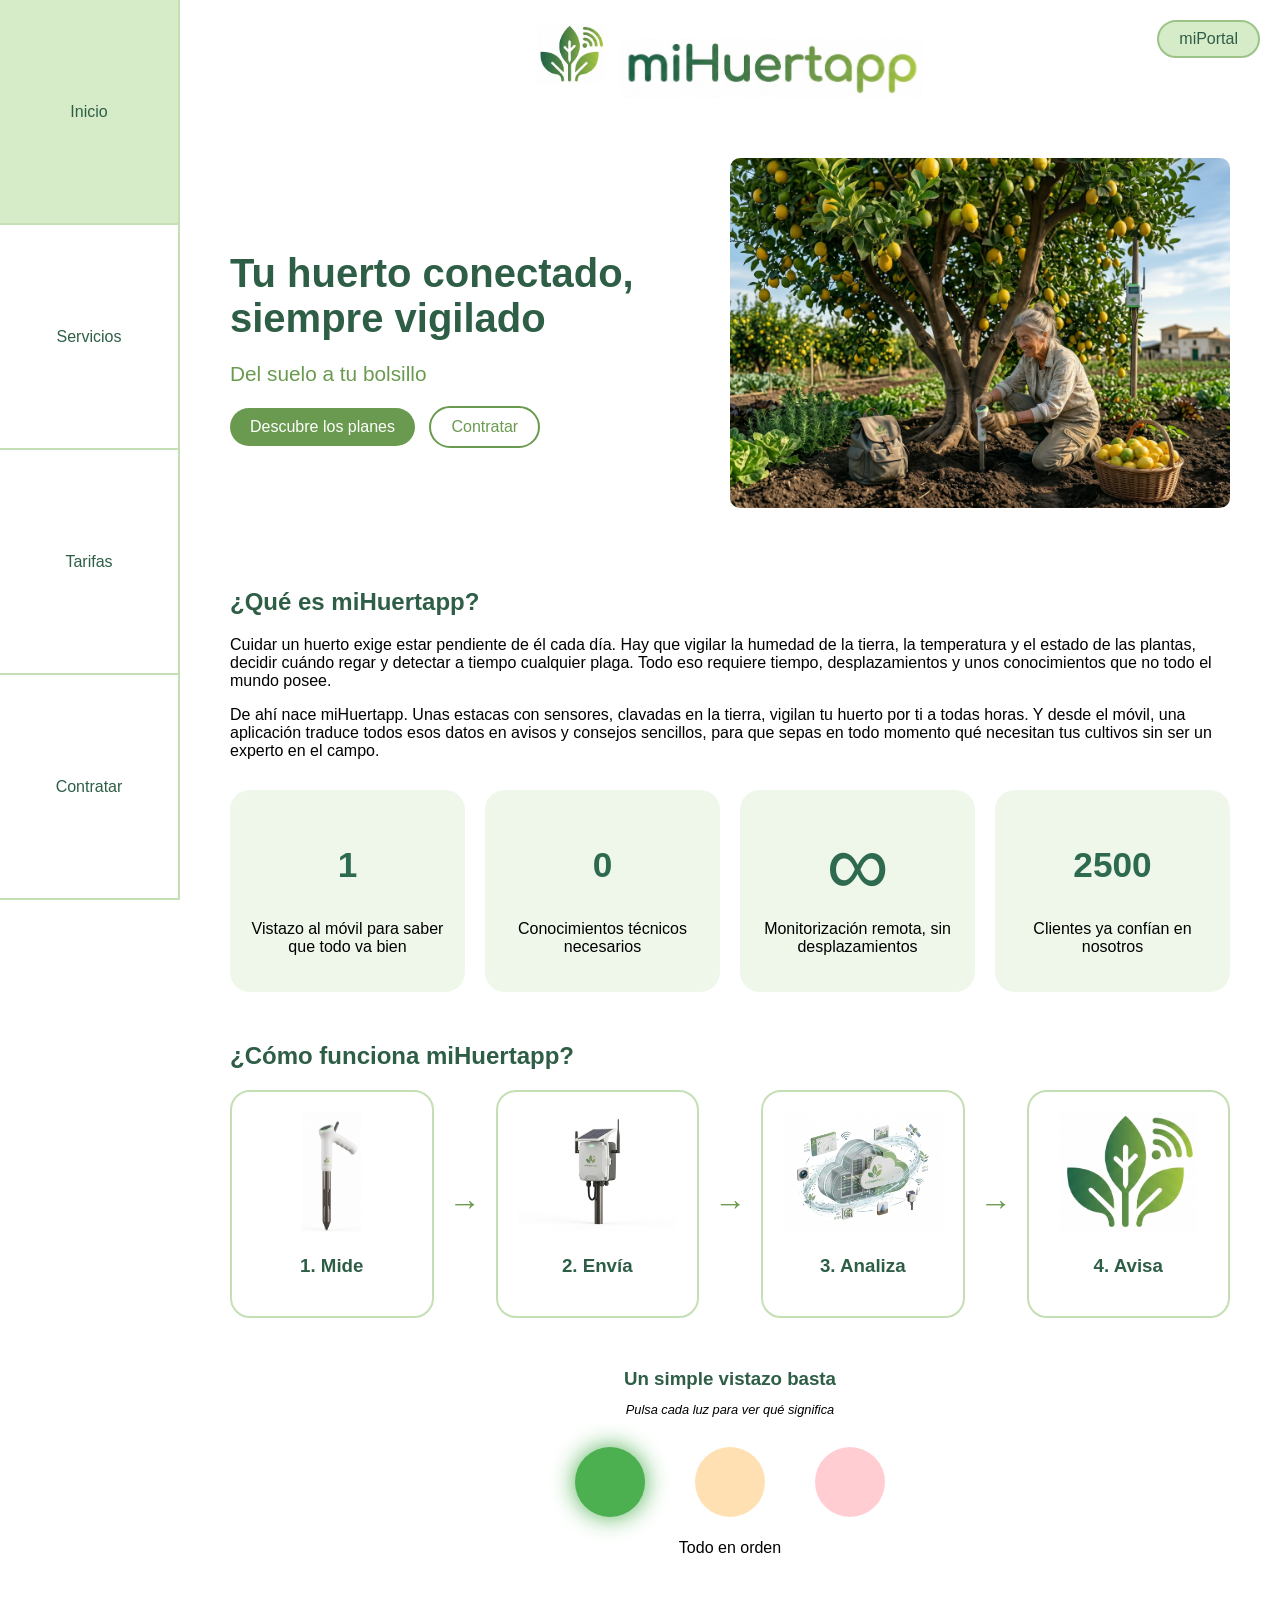
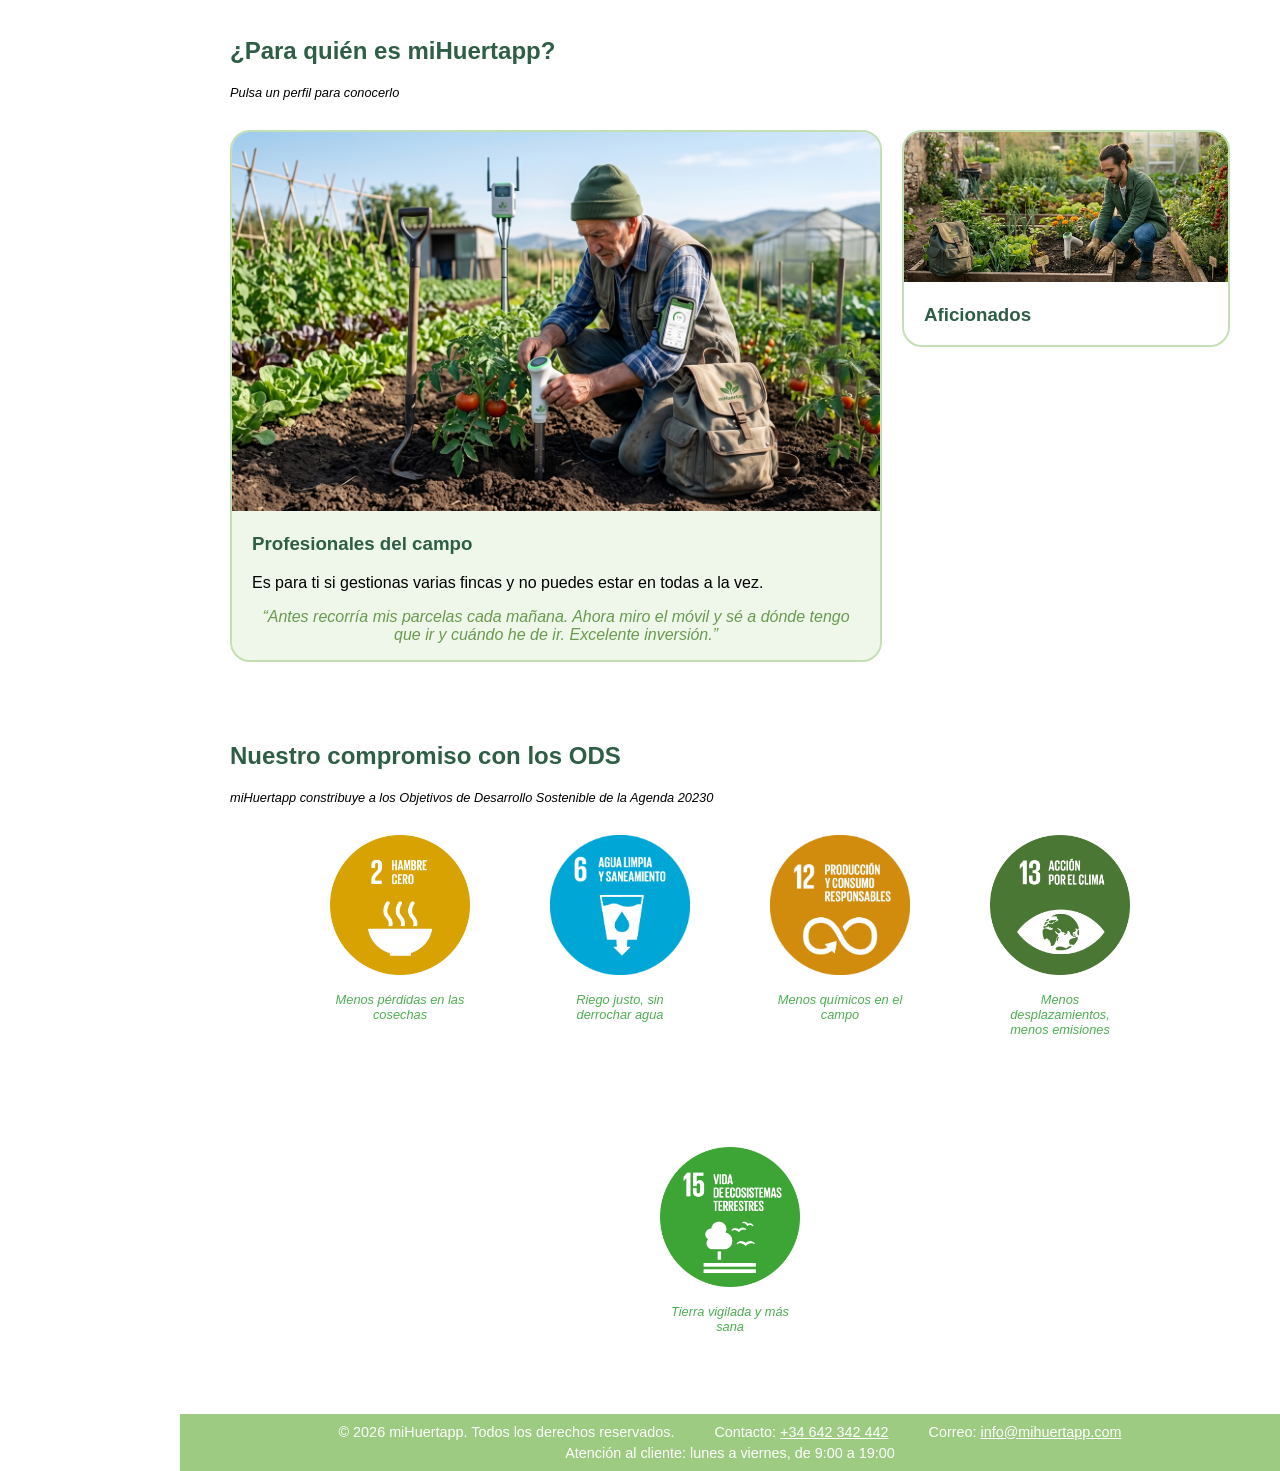
<file: principal.html>
<!DOCTYPE html>
<html lang="es">
<head>
  <meta charset="UTF-8">
  <meta name="viewport" content="width=device-width, initial-scale=1.0">
  <title>miHuertapp - Inicio</title>
  <link rel="icon" href="img/logo_icono.jpg" type="image/jpeg">
  <link rel="stylesheet" href="estilos.css">
  <link rel="stylesheet" href="Elsa/css/inicio.css">
</head>
<body>

  <!-- ===== MENÚ LATERAL ===== -->
  <nav>
    <a href="principal.html" class="activa">Inicio</a>
    <a href="Francesca/html/servicios.html">Servicios</a>
    <a href="Francesca/html/tarifas.html">Tarifas</a>
    <a href="Belen/html/contratar.html">Contratar</a>
  </nav>

  <!-- ===== LOGO ARRIBA DEL TODO ===== -->
  <div class="contenido">
    <header>
      <img src="img/logo_icono.jpg" alt="">
      <h1><img src="img/logo_texto.jpg" alt="miHuertapp"></h1>
      <a href="Belen/html/miPortal.html" class="boton-portal">miPortal</a> 
    </header>

    <!-- ===== INFORMACION ===== -->
    <main>
      <section class="inicio">
        <div>
          <h2>Tu huerto conectado, siempre vigilado</h2>
          <p>Del suelo a tu bolsillo</p>
          <a href="Francesca/html/tarifas.html" class="boton-planes">Descubre los planes</a>
          <a href="Belen/html/contratar.html" class="boton-planes contratar">Contratar</a>
        </div>
        <img src="img/senyora.jpg" alt="Clienta en su huerto usando miHuertapp">
      </section>

      <!-- ===== DESCRIPCION ===== -->
      <section class="descripcion">
        <h2>¿Qué es miHuertapp?</h2>
        <p>Cuidar un huerto exige estar pendiente de él cada día. Hay que vigilar la humedad de la tierra,
          la temperatura y el estado de las plantas, decidir cuándo regar y detectar a tiempo cualquier plaga. 
          Todo eso requiere tiempo, desplazamientos y unos conocimientos que no todo el mundo posee.</p>
          
        <p>De ahí nace miHuertapp. Unas estacas con sensores, clavadas en la tierra, vigilan tu huerto por ti a todas horas. 
          Y desde el móvil, una aplicación traduce todos esos datos en avisos y consejos sencillos, para que sepas en todo momento qué necesitan tus cultivos sin ser un experto en el campo.</p>
        
      <!-- ===== TARJETITAS CON LAS CIFRAS DENTRO DE DESCRIPCION ===== --> 
        <div class="cifras">
          <div>
            <p class="numero">1</p>
            <p>Vistazo al móvil para saber que todo va bien</p>
          </div>

          <div>
            <p class="numero">0</p>
            <p>Conocimientos técnicos necesarios</p>
          </div>
          
          <div>
            <p class="numero infinito">&infin;</p>
            <p>Monitorización remota, sin desplazamientos</p>
          </div>
          
          <div>
            <p class="numero"><span id="contador_clientes">2500</span></p>
            <p>Clientes ya confían en nosotros</p>
          </div> 
  
        </div>
      </section>

      <!-- ===== COMO FUNCIONA ===== -->
      <section class="funcionamiento" id="funcionamiento">
        <h2>¿Cómo funciona miHuertapp?</h2>

        <!-- ===== Pasos con tarjetitas ===== -->
        <div class="pasos">
          <div>
            <img src="img/estaca.jpg" alt="Estaca sensorial de miHuertapp">
            <h3>1. Mide</h3>
          </div>

          <p class="flecha">&rarr;</p>

          <div>
            <img src="img/hub.jpg" alt="Nodo de conectividad de miHuertapp">
            <h3>2. Envía</h3>
          </div>

          <p class="flecha">&rarr;</p>

          <div>
            <img src="img/nube.jpg" alt="Plataforma en la nube de miHuertapp">
            <h3>3. Analiza</h3>
          </div>

          <p class="flecha">&rarr;</p>

          <div>
            <img src="img/logo_icono.jpg" alt="Icono de la aplicación de miHuertapp">
            <h3>4. Avisa</h3>
          </div>
        </div>

        <!-- ===== Semaforo ===== -->
        <div class="semaforo">
          <h3>Un simple vistazo basta</h3>
          <p>Pulsa cada luz para ver qué significa</p>

          <div class="luces">
            <button id="luz-verde" class="luz verde encendida" onclick="encender(luzVerde, textoVerde)"></button>
            <button id="luz-ambar" class="luz ambar" onclick="encender(luzAmbar, textoAmbar)"></button>
            <button id="luz-roja" class="luz roja" onclick="encender(luzRoja, textoRoja)"></button>
          </div>

          <div id="texto-verde" class="texto-semaforo">
            <h4>Todo en orden</h4>
          </div>
          <div id="texto-ambar" class="texto-semaforo oculto">
            <h4>Requiere atención</h4>
          </div>
          <div id="texto-roja" class="texto-semaforo oculto">
            <h4>Alerta crítica</h4>
          </div>

        </div>
      </section> 


      <!-- ===== PARA QUIEN ES ===== -->
       <section class="perfiles">
        <h2>¿Para quién es miHuertapp?</h2>
        <p>Pulsa un perfil para conocerlo</p>

        <div id="perfiles" class="tarjetas-perfiles">
          <div id="pro" class="perfil destacado" onclick="destacar(perfilPro)">
            <img src="img/Senyor.jpg" alt="Agricultor revisando su huerto con miHuertapp">
            <h3>Profesionales del campo</h3>
            <p>Es para ti si gestionas varias fincas y no puedes estar en todas a la vez.</p>
            <p class="cita"><q>Antes recorría mis parcelas cada mañana. Ahora miro el móvil y sé a dónde tengo que ir y cuándo he de ir. Excelente inversión.</q></p>
          </div>

          <div id="afi" class="perfil" onclick="destacar(perfilAfi)">
            <img src="img/Afi.jpg" alt="Joven cuidando su huerto con miHuertapp">
            <h3>Aficionados</h3>
            <p>Es para ti si tienes un pequeño huerto y quieres que salga adelante aunque estés empezando.</p>
            <p class="cita"><q>Nunca había tenido un huerto y tenía miedo de cuidar uno. Con miHuertapp he aprendido sobre la marcha y ese miedo ya ha desaparecido. ¡Qué maravilla!</q></p>
          </div>
        </div>
       </section>


      <!-- ===== ODS ===== -->
       <section class="ods">
        <h2>Nuestro compromiso con los ODS</h2>
        <p>miHuertapp constribuye a los Objetivos de Desarrollo Sostenible de la Agenda 20230</p>

        <div class="lista-ods">
          <div>
            <img src="Elsa/img/ods/ods2.png" alt="ODS 2: Hambre cero">
            <p>Menos pérdidas en las cosechas</p>
          </div>

          <div>
            <img src="Elsa/img/ods/ods6.png" alt="ODS 6: Agua limpia y saneamiento">
            <p>Riego justo, sin derrochar agua</p>
          </div>

          <div>
            <img src="Elsa/img/ods/ods12.png" alt="ODS 12: Producción y consumo responsables">
            <p>Menos químicos en el campo</p>
          </div>

          <div>
            <img src="Elsa/img/ods/ods13.png" alt="ODS 13: Acción por el clima">
            <p>Menos desplazamientos, menos emisiones</p>
          </div>

          <div>
            <img src="Elsa/img/ods/ods15.png" alt="ODS 15: Vida en ecosistemas terrestres">
            <p>Tierra vigilada y más sana</p>
          </div>

        </div>


       </section>


    </main>

    <!-- ===== PIE DE PAGINA ===== -->
    <footer> 
      <p>&copy; 2026 miHuertapp. Todos los derechos reservados.</p>  <!-- diap 04_PW_HTML_Elems-Cuerpo en caracteres especiales-->
      <p>Contacto: <a href="tel:+34642342442">+34 642 342 442</a></p>
      <p>Correo: <a href="mailto:info@mihuertapp.com">info@mihuertapp.com</a></p>
      <p>Atención al cliente: lunes a viernes, de 9:00 a 19:00</p>
    </footer>

  </div>

  

  <script src="Elsa/js/inicio.js"></script>
</body>
</html>
</file>
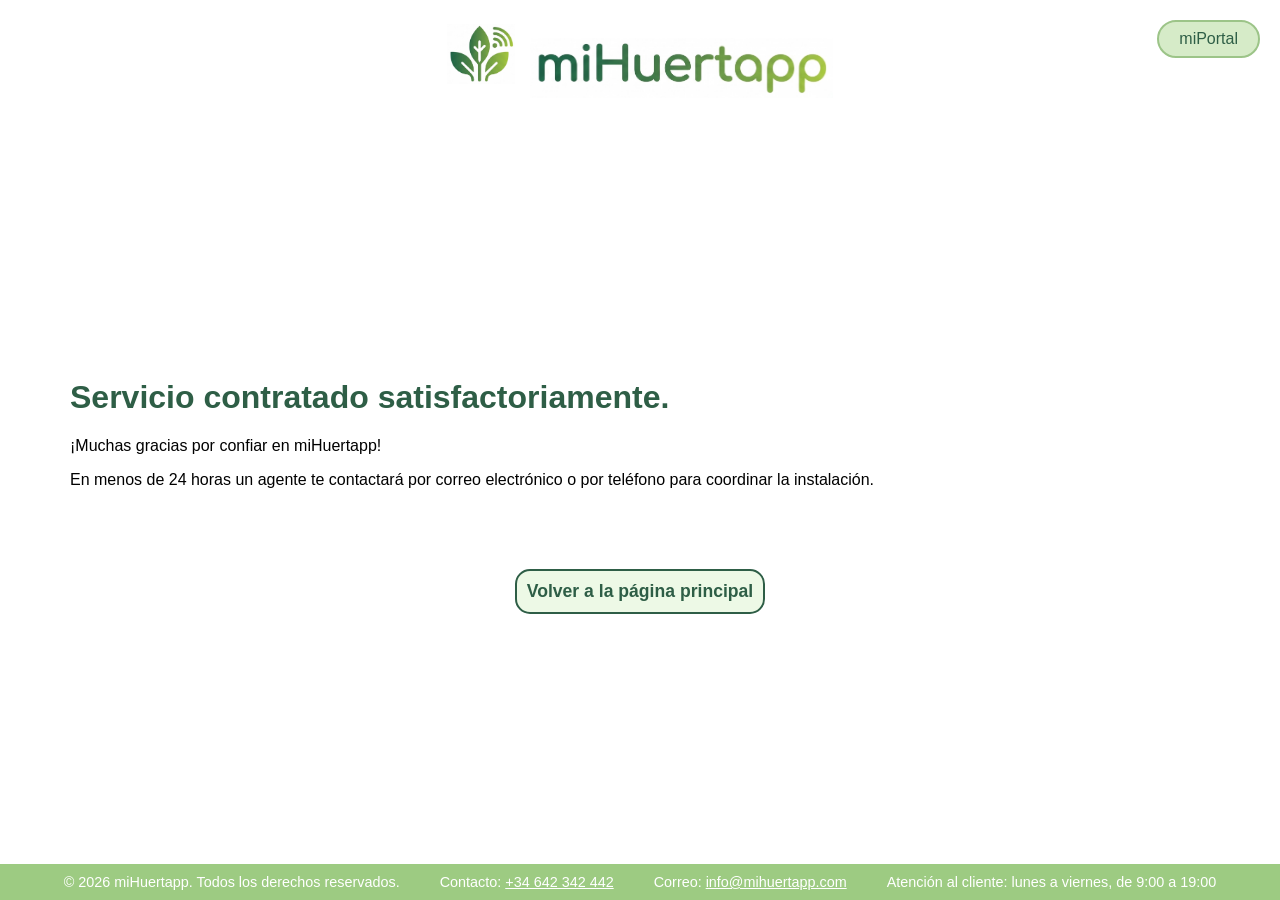
<file: Belen/html/confirmacion.html>
<!DOCTYPE html>
<html lang="es">
<head>
  <meta charset="UTF-8">
  <meta name="viewport" content="width=device-width, initial-scale=1.0">
  <title>miHuertapp - Confirmación</title>
  <link rel="stylesheet" href="../../estilos.css">
  <link rel="stylesheet" href="../css/contratar.css">
  <link rel="icon" href="../../img/logo_icono.jpg" type="image/jpeg">
</head>
<body>
    <div class="confirmacion">
      <!-- cabecera -->
      <header>
        <img src="../../img/logo_icono.jpg" alt="">
        <h1><img src="../../img/logo_texto.jpg" alt="miHuertapp"></h1>
        <a href="miPortal.html" class="boton-portal">miPortal</a>
      </header>


      <main>
        <div>
            <h1>Servicio contratado satisfactoriamente.</h1>
            <p>¡Muchas gracias por confiar en miHuertapp!</p>
            <p>En menos de 24 horas un agente te contactará por correo electrónico o por teléfono para coordinar la instalación.</p>
            <a href="../../principal.html" class="boton-volver">Volver a la página principal</a>
        </div>
      </main>


      <footer> 
        <p>&copy; 2026 miHuertapp. Todos los derechos reservados.</p>
        <p>Contacto: <a href="tel:+34642342442">+34 642 342 442</a></p>
        <p>Correo: <a href="mailto:info@mihuertapp.com">info@mihuertapp.com</a></p>
        <p>Atención al cliente: lunes a viernes, de 9:00 a 19:00</p>
      </footer>
    </div>
</body>
</html>
</file>
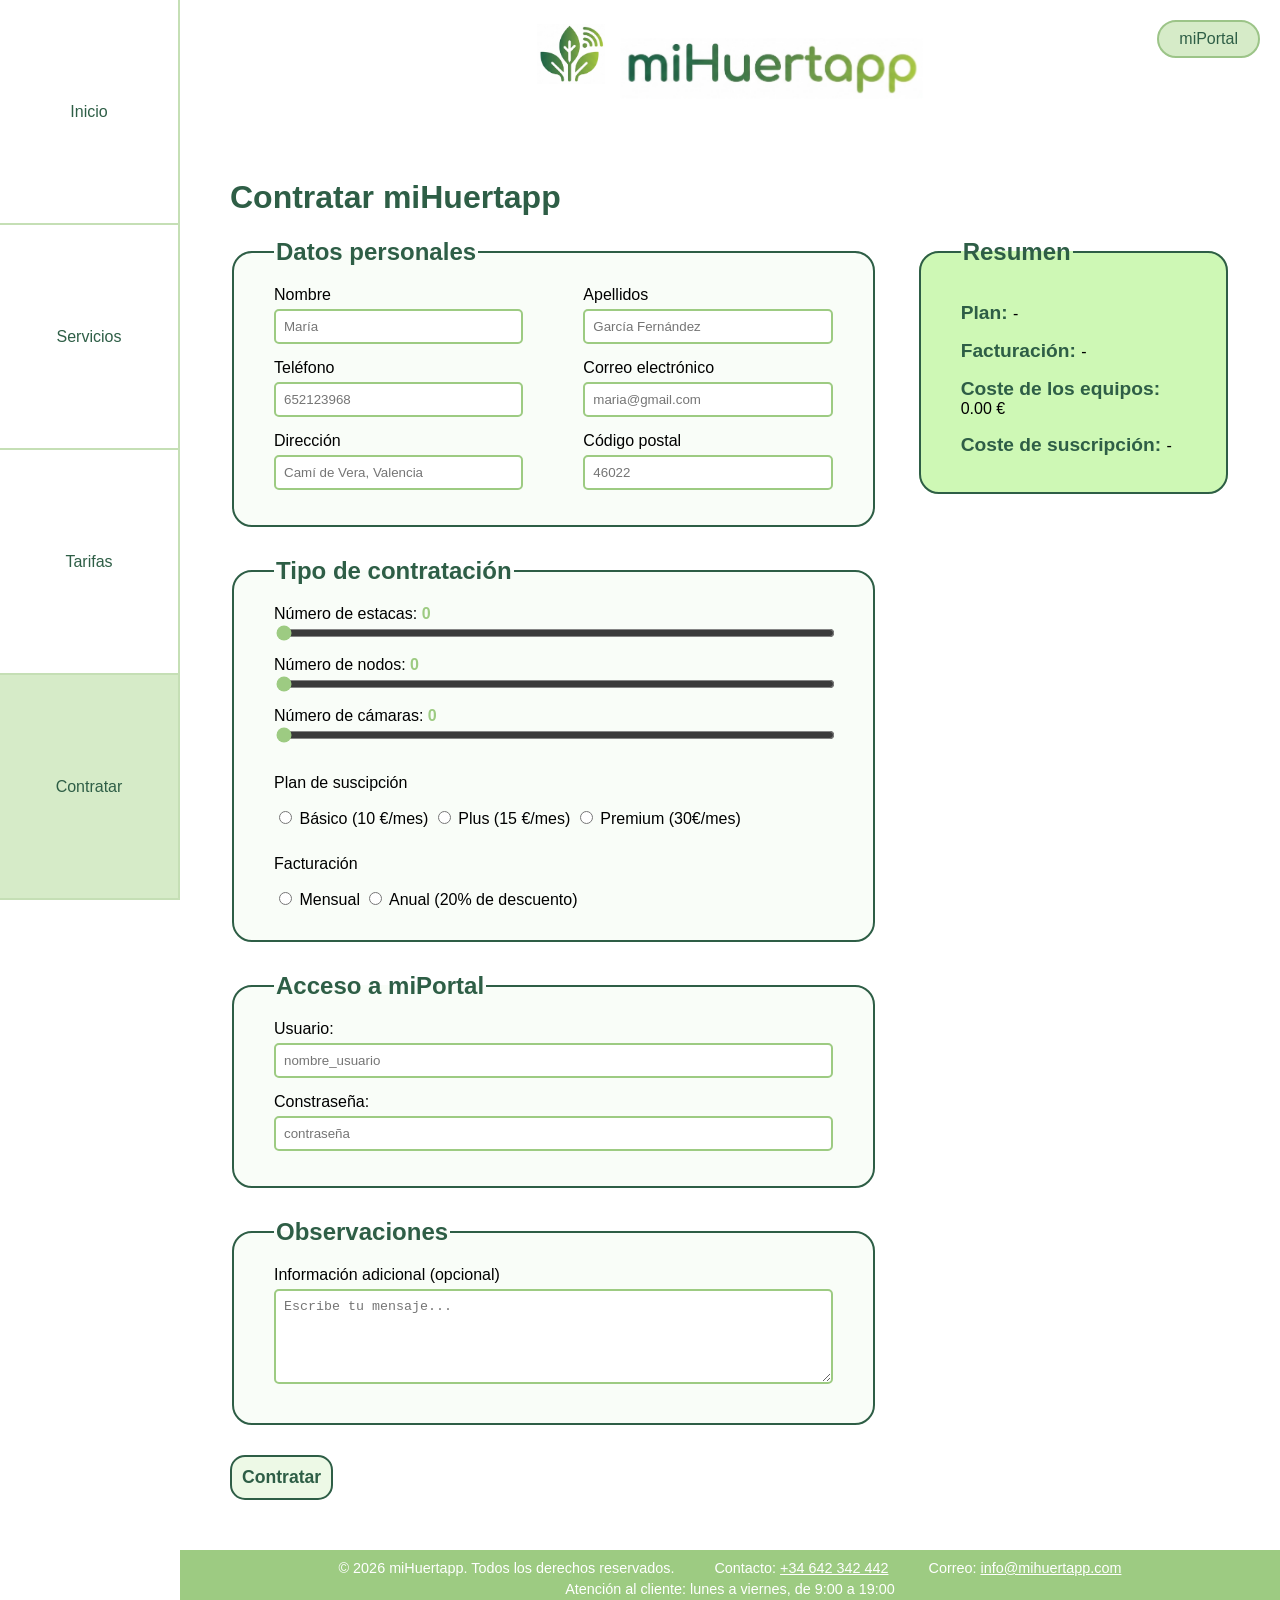
<file: Belen/html/contratar.html>
<!DOCTYPE html>
<html lang="es">
<head>
  <meta charset="UTF-8">
  <meta name="viewport" content="width=device-width, initial-scale=1.0">
  <title>miHuertapp - Contratar</title>
  <link rel="stylesheet" href="../../estilos.css">
  <link rel="stylesheet" href="../css/contratar.css">
  <link rel="icon" href="../../img/logo_icono.jpg" type="image/jpeg">
</head>
<body>
    <!-- menu lateral -->
    <nav>
      <a href="../../principal.html">Inicio</a>
      <a href="../../Francesca/html/servicios.html">Servicios</a>
      <a href="../../Francesca/html/tarifas.html">Tarifas</a>
      <a href="contratar.html" class="activa">Contratar</a>
    </nav>
    <div class="contenido">
      <!-- cabecera -->
      <header>
        <img src="../../img/logo_icono.jpg" alt="">
        <h1><img src="../../img/logo_texto.jpg" alt="miHuertapp"></h1>
        <a href="miPortal.html" class="boton-portal">miPortal</a>
      </header>


      <main>
        <h1>Contratar miHuertapp</h1>
        <form name="formulario" id="formulario" action="confirmacion.html" method="post">
          <div class="form">
            <div class="form-izq">
            <!-- Datos Personales-->
            <fieldset>
              <legend>Datos personales</legend>
              <div class="datosPersonales">
                <div class="izq">
                  <label for="nombre">Nombre</label><br>
                  <input type="text" id="nombre" name="nombre" placeholder="María"><br>

                  <label for="telefono">Teléfono</label><br>
                  <input type="tel" id="telefono" name="telefono" placeholder="652123968"><br>

                  <label for="direccion">Dirección</label><br>
                  <input type="text" id="direccion" name="direccion" placeholder="Camí de Vera, Valencia"><br>
                </div>

                <div class="der">
                  <label for="apellidos">Apellidos</label><br>
                  <input type="text" id="apellidos" name="apellidos" placeholder="García Fernández"><br>

                  <label for="correo">Correo electrónico</label><br>
                  <input type="email" id="correo" name="correo" placeholder="maria@gmail.com"><br>

                  <label for="codpost">Código postal</label><br>
                  <input type="text" id="codpost" name="codpost" placeholder="46022">
                </div>     
              </div>       
            </fieldset>

            <!-- Tipo de contratación-->
            <fieldset>
              <legend>Tipo de contratación</legend>

              <label for="estacas">Número de estacas:</label>
              <span id="valor-estacas" class="valor">0</span><br>
              <input type="range" id="estacas" name="estacas" min="0" max="50" value="0"><br>

              <label for="nodos">Número de nodos:</label>
              <span id="valor-nodos" class="valor">0</span><br>
              <input type="range" id="nodos" name="nodos" min="0" max="50" value="0"><br>

              <label for="camaras">Número de cámaras:</label>
              <span id="valor-camaras" class="valor">0</span><br>
              <input type="range" id="camaras" name="camaras" min="0" max="50" value="0"><br>

              <p id="titSuscripcion">Plan de suscipción</p>
              <input type="radio" id="basico" name="suscripcion" value="basico">
              <label for="basico">Básico (10 €/mes)</label>
              <input type="radio" id="plus" name="suscripcion" value="plus">
              <label for="plus">Plus (15 €/mes)</label>
              <input type="radio" id="premium" name="suscripcion" value="premium">
              <label for="premium">Premium (30€/mes)</label>

              <p id="titFacturacion">Facturación</p>
              <input type="radio" id="factmens" name="facturacion" value="mensual">
              <label for="factmens">Mensual</label>
              <input type="radio" id="factan" name="facturacion" value="anual">
              <label for="factan">Anual (20% de descuento)</label>
            </fieldset>

            <!-- Usuario y contraseña-->
            <fieldset>
              <legend>Acceso a miPortal</legend>
              
              <label for="usuario">Usuario:</label><br>
              <input type="text" id="usuario" name="usuario" placeholder="nombre_usuario"><br>

              <label for="contrasena">Constraseña:</label><br>
              <input type="password" id="contrasena" name="contrasena" placeholder="contraseña">
            </fieldset>

            <fieldset>
              <legend>Observaciones</legend>
              <label for="observaciones">Información adicional (opcional)</label><br>
              <textarea id="observaciones" name="observaciones" rows="5" cols="80" placeholder="Escribe tu mensaje..."></textarea>
            </fieldset>
            </div>

            <div class="resumen">
            <fieldset class="field-resumen">
            <legend>Resumen</legend>
            <p><span class="sub-resumen">Plan: </span><span id="res-plan"></span></p>
            <p><span class="sub-resumen">Facturación: </span><span id="res-facturacion"></span></p>
            <p><span class="sub-resumen">Coste de los equipos: </span><span id="res-equipos"></span><br><span class="descuento" id="res-descuento-equip"></span></p>
            <p><span class="sub-resumen">Coste de suscripción: </span><span id="res-suscripcion"></span><br><span class="descuento" id="res-descuento-suscr"></span></p>
            </fieldset>
            </div>
          </div>

          <button type="submit" class="boton-contratar">Contratar</button>
        </form>
      </main>


      <footer> 
        <p>&copy; 2026 miHuertapp. Todos los derechos reservados.</p>
        <p>Contacto: <a href="tel:+34642342442">+34 642 342 442</a></p>
        <p>Correo: <a href="mailto:info@mihuertapp.com">info@mihuertapp.com</a></p>
        <p>Atención al cliente: lunes a viernes, de 9:00 a 19:00</p>
      </footer>
    </div>
    <script src="../js/contratar.js"></script>
</body>
</html>
</file>
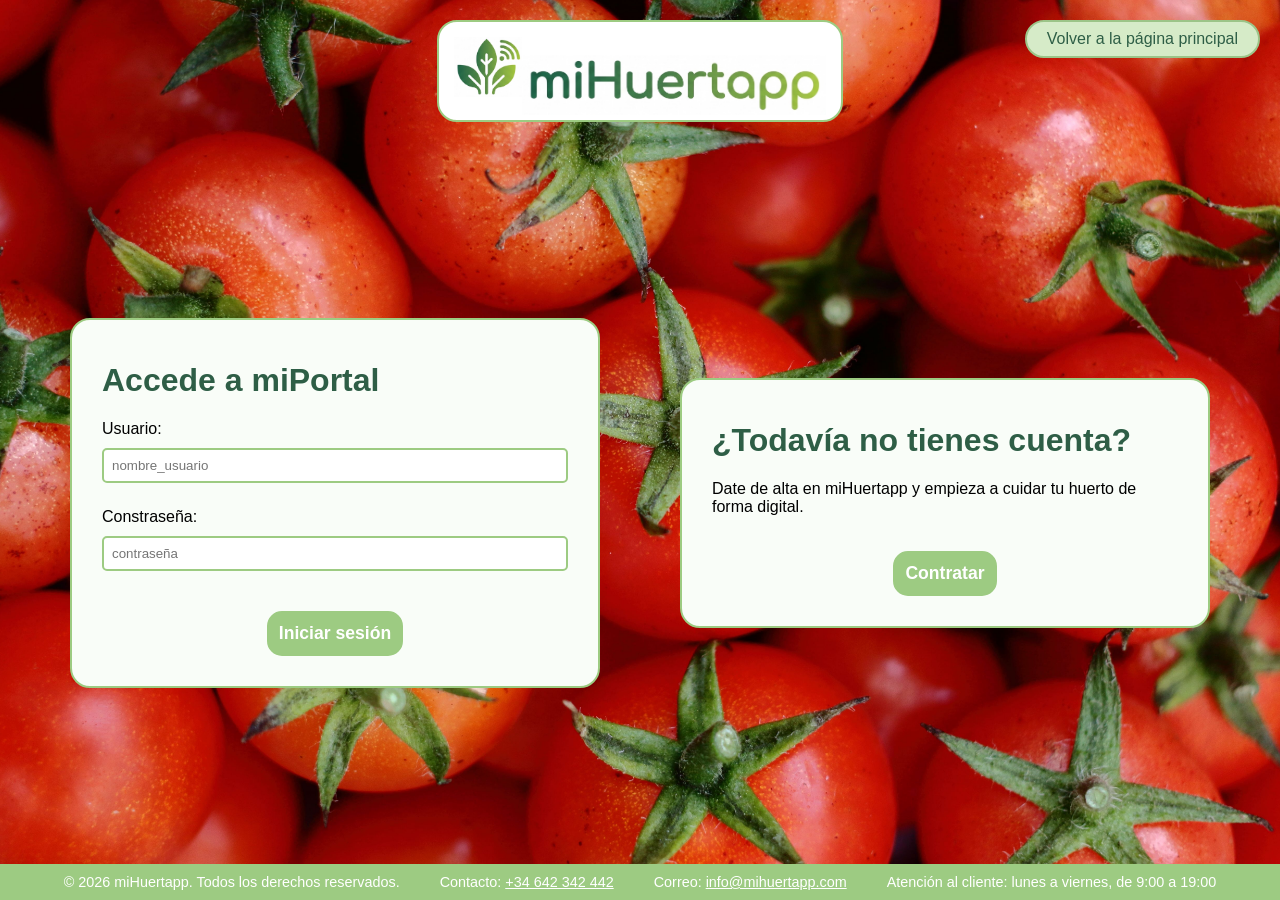
<file: Belen/html/miPortal.html>
<!DOCTYPE html>
<html lang="es">
<head>
  <meta charset="UTF-8">
  <meta name="viewport" content="width=device-width, initial-scale=1.0">
  <title>miHuertapp - Inicio de sesión</title>
  <link rel="stylesheet" href="../../estilos.css">
  <link rel="stylesheet" href="../css/miPortal.css">
  <link rel="icon" href="../../img/logo_icono.jpg" type="image/jpeg">
</head>
<body>
   <div class="miportal">
        <!-- cabecera -->
        <header>
        <div class="logo">
        <img src="../../img/logo_icono.jpg" alt="">
        <h1><img src="../../img/logo_texto.jpg" alt="miHuertapp"></h1>
        </div>
        <a href="../../principal.html" class="boton-portal">Volver a la página principal</a>
        </header>

        <main>
          <div class="cuadros">
            <h1>Accede a miPortal</h1>
            <form name="formulario_inicio" id="formulario_inicio" action="../../Lucia/html/estado.html" method="post" target="_blank">
              <label for="usuario">Usuario:</label><br>
              <input type="text" id="usuario" name="usuario" placeholder="nombre_usuario"><br>

              <label for="contrasena">Constraseña:</label><br>
              <input type="password" id="contrasena" name="contrasena" placeholder="contraseña"><br>

              <button type="submit" class="botones">Iniciar sesión</button>

            </form>
          </div>

          <div class="cuadros">
            <h1>¿Todavía no tienes cuenta?</h1>
            <p>Date de alta en miHuertapp y empieza a cuidar tu huerto de forma digital.</p>
            <a href="contratar.html" class="botones">Contratar</a>
          </div>
        </main>

        <!-- pie de pagina -->
        <footer> 
        <p>&copy; 2026 miHuertapp. Todos los derechos reservados.</p>
        <p>Contacto: <a href="tel:+34642342442">+34 642 342 442</a></p>
        <p>Correo: <a href="mailto:info@mihuertapp.com">info@mihuertapp.com</a></p>
        <p>Atención al cliente: lunes a viernes, de 9:00 a 19:00</p>
        </footer>
    </div>
    <script src="../js/miPortal.js"></script>
</body>
</html>
</file>
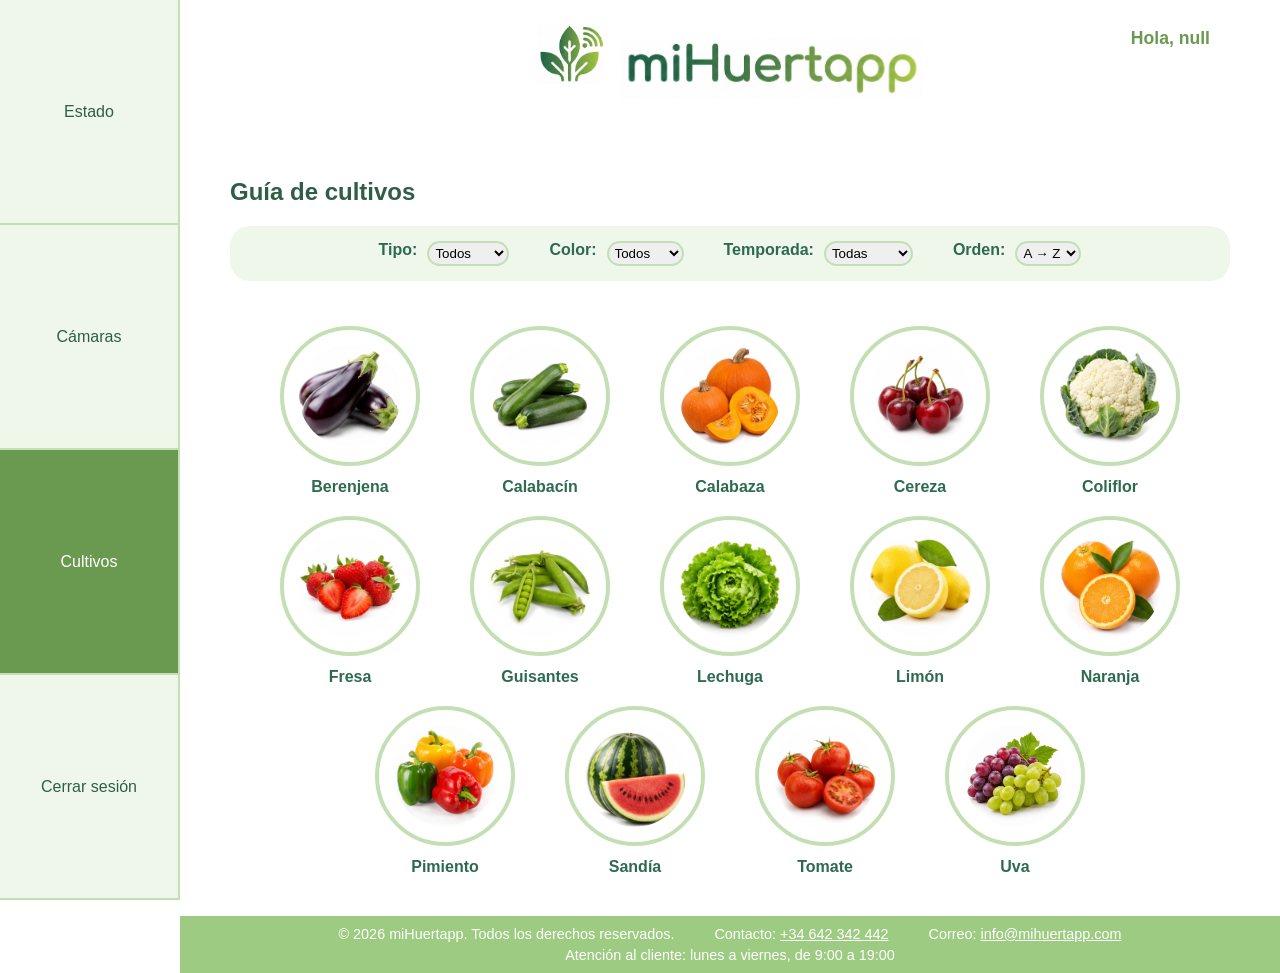
<file: Elsa/html/frutas.html>
<!DOCTYPE html>
<html lang="es">
<head>
  <meta charset="UTF-8">
  <meta name="viewport" content="width=device-width, initial-scale=1.0">
  <title>miHuertapp - Frutas y verduras</title>
  <link rel="icon" href="../../img/logo_icono.jpg" type="image/jpeg">
  <link rel="stylesheet" href="../../estilos.css">
  <link rel="stylesheet" href="../css/frutas.css">
  <link rel="stylesheet" href="../../Lucia/css/aviso.css">
</head>
<body>

  <!-- ===== MENÚ LATERAL DEL PORTAL ===== -->
  <nav class="portal">
    <a href="../../Lucia/html/estado.html">Estado</a>
    <a href="../../Lucia/html/camaras.html">Cámaras</a>
    <a href="frutas.html" class="activa">Cultivos</a>
    <a href="../../Belen/html/miPortal.html" id="cerrar-sesion">Cerrar sesión</a>
  </nav>

  <div class="contenido">
    <header>
      <img src="../../img/logo_icono.jpg" alt="">
      <h1><img src="../../img/logo_texto.jpg" alt="miHuertapp"></h1>
      <p id="hola" class="saludo"></p>
    </header>

    <main>
      <h2>Guía de cultivos</h2>

      <div class="filtros">
        <label>Tipo:
          <select id="filtro-tipo" onchange="mostrarCultivos()">
            <option value="todos">Todos</option>
            <option value="Fruta">Frutas</option>
            <option value="Verdura">Verduras</option>
          </select>
        </label>

        <label>Color:
          <select id="filtro-color" onchange="mostrarCultivos()">
            <option value="todos">Todos</option>
            <option value="rojo">Rojo</option>
            <option value="naranja">Naranja</option>
            <option value="amarillo">Amarillo</option>
            <option value="verde">Verde</option>
            <option value="morado">Morado</option>
            <option value="blanco">Blanco</option>
          </select>
        </label>

        <label>Temporada:
          <select id="filtro-temporada" onchange="mostrarCultivos()">
            <option value="todas">Todas</option>
            <option value="primavera">Primavera</option>
            <option value="verano">Verano</option>
            <option value="otoño">Otoño</option>
            <option value="invierno">Invierno</option>
          </select>
        </label>

        <label>Orden:
          <select id="filtro-orden" onchange="mostrarCultivos()">
            <option value="az">A &rarr; Z</option>
            <option value="za">Z &rarr; A</option>
          </select>
        </label>




      </div>
      <div id="lista-cultivos" class="lista-cultivos"></div>
    </main>

    <footer>
      <p>&copy; 2026 miHuertapp. Todos los derechos reservados.</p>
      <p>Contacto: <a href="tel:+34642342442">+34 642 342 442</a></p>
      <p>Correo: <a href="mailto:info@mihuertapp.com">info@mihuertapp.com</a></p>
      <p>Atención al cliente: lunes a viernes, de 9:00 a 19:00</p>
    </footer>
  </div>

    <!-- Aviso de cerrar sesion (cuando se pulsa el boton, pregunta si estas seguro) -->
  <div id="aviso-cerrar" class="aviso-fondo">
    <div class="aviso-caja">
      <h2>Cerrar sesión</h2>
      <p>¿Seguro que quieres cerrar sesión?</p>
      <div class="aviso-botones">
        <a href="../../Belen/html/miPortal.html" class="aviso-si">Sí, cerrar sesión</a>
        <button id="aviso-no">No, volver</button>
      </div>
    </div>
  </div>

  <script src="../js/cultivos.js"></script>
  <script src="../js/frutas.js"></script>
</body>
</html>
</file>
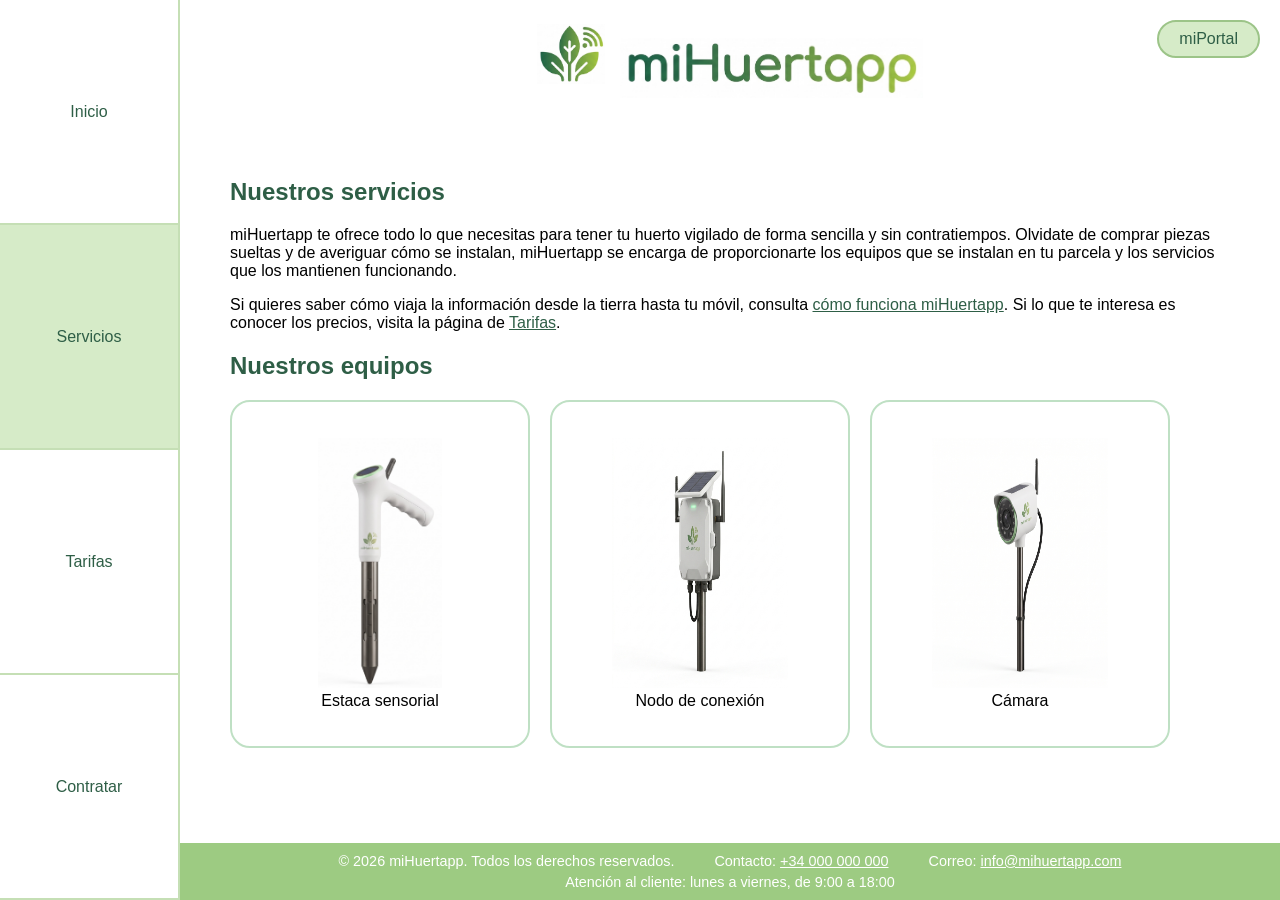
<file: Francesca/html/servicios.html>
<!-- HTML servicios. Responsable: Francesca González Marcet -->
<!DOCTYPE html>
<html lang="es">
<head>
    <meta charset="UTF-8">
    <meta name="viewport" content="width=device-width, initial-scale=1.0">
    <title>miHuertapp - Servicios</title>
    <link rel="stylesheet" href="../../estilos.css">
    <link rel="stylesheet" href="../css/servicios.css">
    <link rel="icon" href="../../img/logo_icono.jpg" type="image/jpeg">
</head>
<body>
    <nav>
        <a href="../../principal.html">Inicio</a>
        <a href="servicios.html" class="activa">Servicios</a>
        <a href="tarifas.html" >Tarifas</a>
        <a href="../../Belen/html/contratar.html">Contratar</a>
    </nav>
    <div class="contenido">
        <header>
            <img src="../../img/logo_icono.jpg" alt="">
            <h1><img src="../../img/logo_texto.jpg" alt="miHuertapp"></h1>
            <a href="../../Belen/html/miPortal.html" class="boton-portal">miPortal</a>
        </header>
        <main>
            <section>
                <h2>Nuestros servicios</h2>
                <div class="texto">
                    <p> miHuertapp te ofrece todo lo que necesitas para tener tu huerto vigilado de forma sencilla y sin contratiempos. Olvidate de comprar piezas sueltas y de averiguar cómo se instalan, miHuertapp se encarga de proporcionarte los equipos que se instalan en tu parcela y los servicios que los mantienen funcionando.</p>
                    <p> Si quieres saber cómo viaja la información desde la tierra hasta tu móvil, consulta <a href="../../principal.html#funcionamiento">cómo funciona miHuertapp</a>. Si lo que te interesa es conocer los precios, visita la página de <a href="tarifas.html">Tarifas</a>. </p>
                </div> 
            </section>
            
            <section>
                <h2>Nuestros equipos</h2>
                <div class="equipos">
                    <div class="tarjeta">
                        <figure>
                            <img src="../../img/estaca.jpg" alt="Estaca sensorial">
                            <figcaption>Estaca sensorial</figcaption>
                        </figure>
                    </div>
                    <div class="tarjeta">
                        <figure>
                            <img src="../../img/hub.jpg" alt="Nodo de conexión">
                            <figcaption>Nodo de conexión</figcaption>
                        </figure>
                    </div>
                    <div class="tarjeta">
                        <figure>
                            <img src="../../img/camara.jpg" alt="Cámara">
                            <figcaption>Cámara</figcaption>
                        </figure>
                    </div>
                    
                </div>
            </section>


        </main>
        <footer> <!-- ver diaps 04_PW_HTML_Elems-Cuerpo en caracteres especiales-->
        <p>&copy; 2026 miHuertapp. Todos los derechos reservados.</p> 
        <p>Contacto: <a href="tel:+34000000000">+34 000 000 000</a></p>
        <p>Correo: <a href="mailto:info@mihuertapp.com">info@mihuertapp.com</a></p>
        <p>Atención al cliente: lunes a viernes, de 9:00 a 18:00</p>
        </footer>
    </div>
   
    <script src="../js/servicios.js"></script>
</body>
</html>
</file>
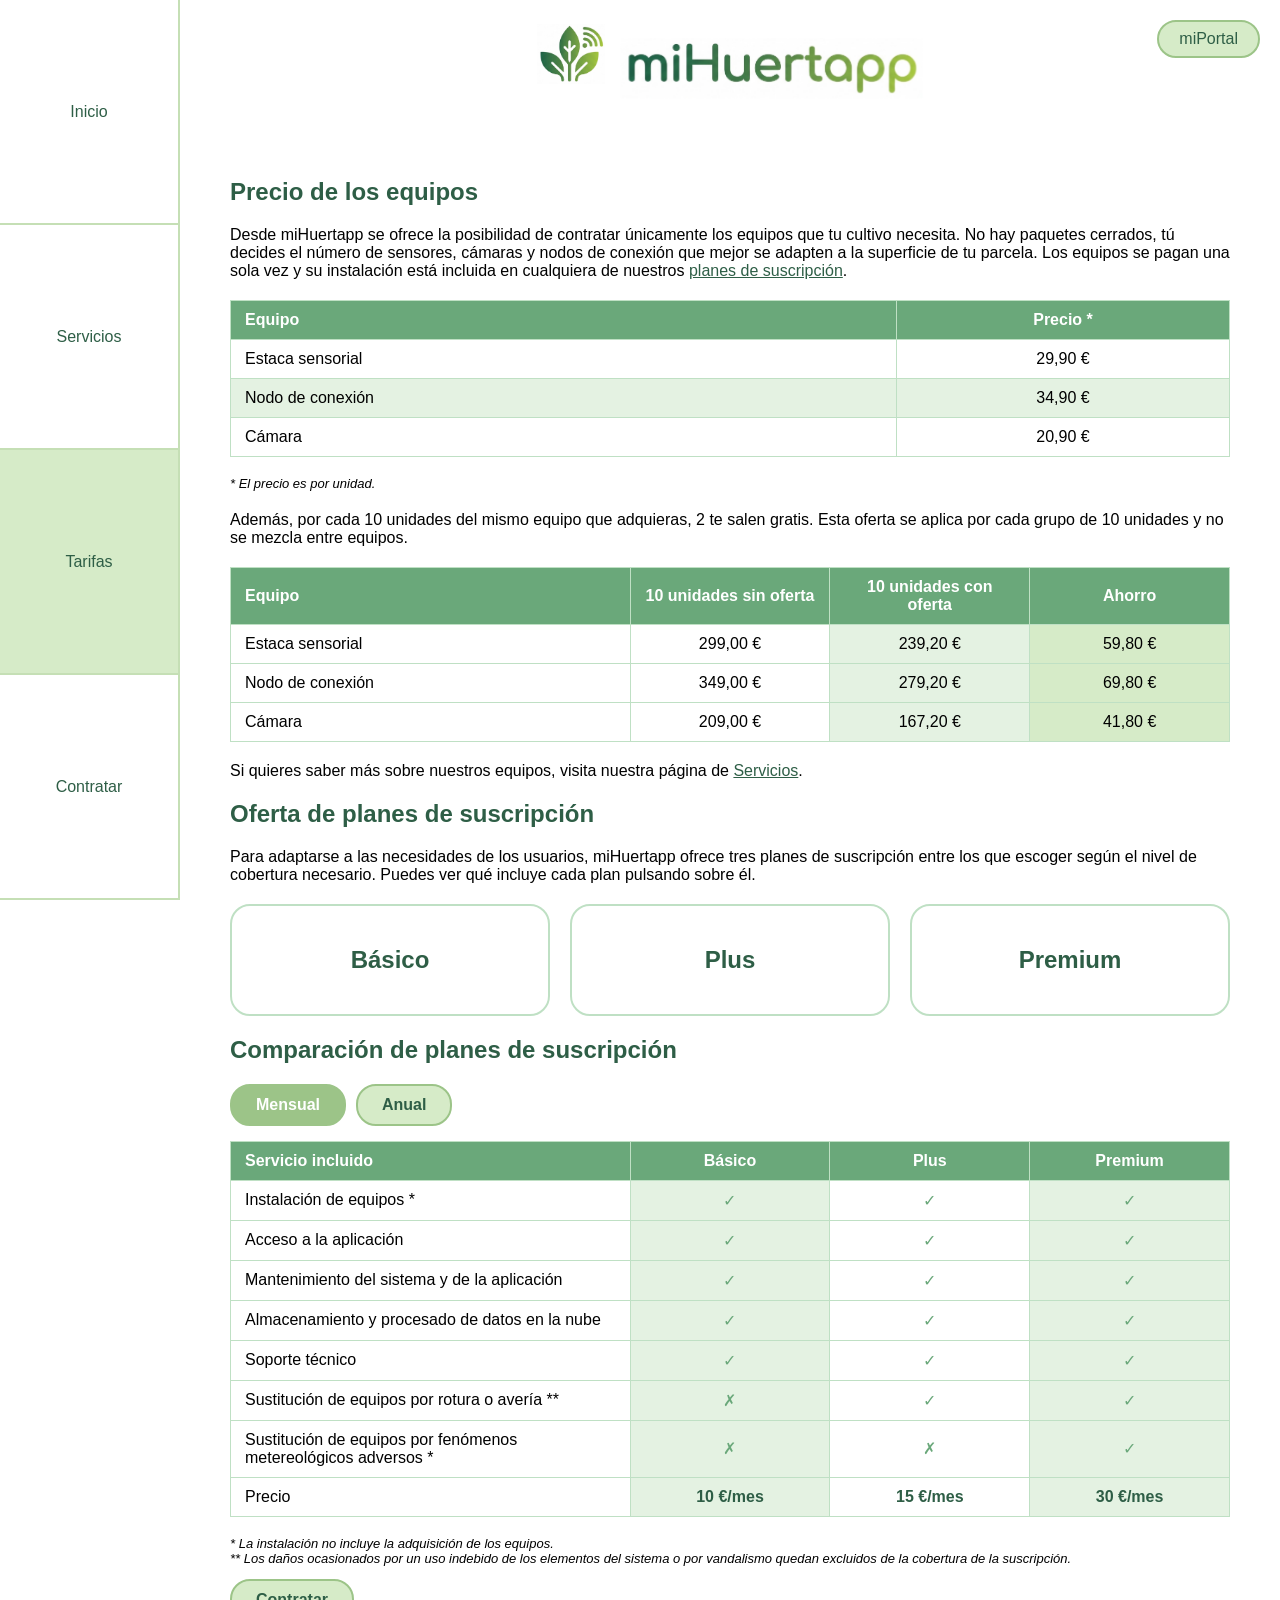
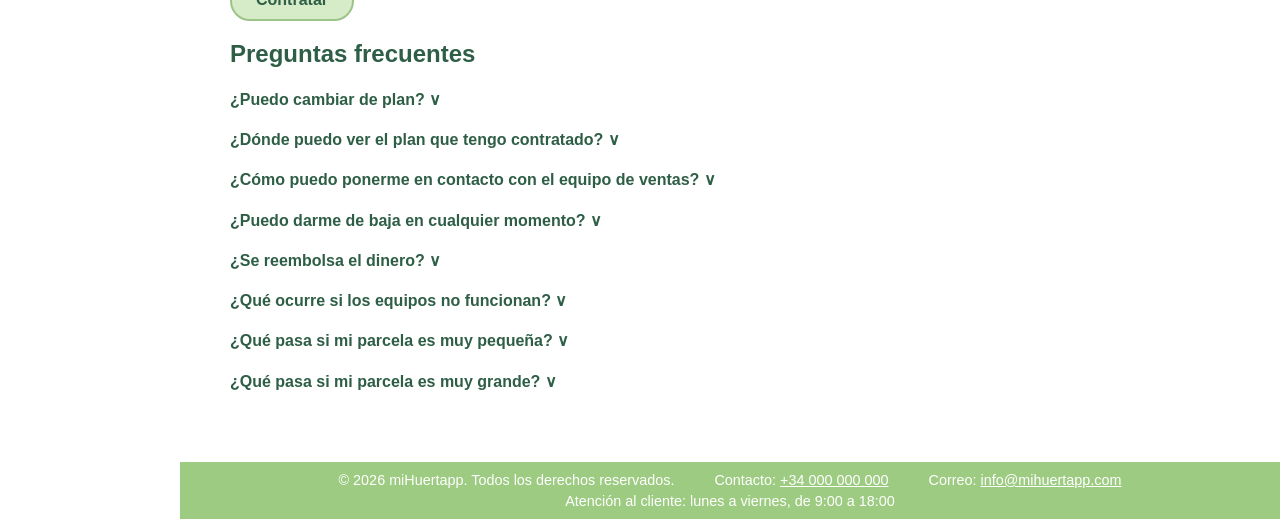
<file: Francesca/html/tarifas.html>
<!-- HTML tarifas. Responsable: Francesca González Marcet -->
<!DOCTYPE html>
<html lang="es">
<head>
    <meta charset="UTF-8">
    <meta name="viewport" content="width=device-width, initial-scale=1.0">
    <title>miHuertapp - Tarifas</title>
    <link rel="stylesheet" href="../../estilos.css">
    <link rel="stylesheet" href="../css/tarifas.css">
    <link rel="icon" href="../../img/logo_icono.jpg" type="image/jpeg">
</head>
<body>
    <nav>
        <a href="../../principal.html">Inicio</a>
        <a href="servicios.html">Servicios</a>
        <a href="tarifas.html" class="activa">Tarifas</a>
        <a href="../../Belen/html/contratar.html">Contratar</a>
    </nav>
    <div class="contenido">
        <header>
            <img src="../../img/logo_icono.jpg" alt="">
            <h1><img src="../../img/logo_texto.jpg" alt="miHuertapp"></h1>
            <a href="../../Belen/html/miPortal.html" class="boton-portal">miPortal</a>
        </header>
        <main>
            <section>
                <h2>Precio de los equipos</h2>
                <div class="texto">
                    Desde miHuertapp se ofrece la posibilidad de contratar únicamente los equipos que tu cultivo necesita. No hay paquetes cerrados, tú decides el número de sensores, cámaras y nodos de conexión que mejor se adapten a la superficie de tu parcela.
                    Los equipos se pagan una sola vez y su instalación está incluida en cualquiera de nuestros <a href="#planessuscripcion">planes de suscripción</a>. 
                </div>
                <table id="tablaprecios">
                    <thead>
                        <tr> <th>Equipo</th> <th class="centrado">Precio *</th> </tr>
                    </thead>
                    <tr> <td>Estaca sensorial</td> <td class="centrado"> 29,90 &euro; </td> </tr>
                    <tr> <td>Nodo de conexión</td> <td class="centrado"> 34,90 &euro; </td> </tr>
                    <tr> <td>Cámara</td> <td class="centrado"> 20,90 &euro; </td> </tr>
                </table>
                <p class="condiciones"> 
                    * El precio es por unidad.
                </p>
                <div class="texto">
                    Además, por cada 10 unidades del mismo equipo que adquieras, 2 te salen gratis. Esta oferta se aplica por cada grupo de 10 unidades y no se mezcla entre equipos.
                </div>
                <table id="tablaoferta">
                    <thead>
                        <tr> <th>Equipo</th> <th class="centrado">10 unidades sin oferta</th> <th class="centrado">10 unidades con oferta</th> <th class="centrado">Ahorro</th></tr>
                    </thead>
                    <tr> <td>Estaca sensorial</td> <td class="centrado"> 299,00 &euro; </td> <td class="centrado"> 239,20 &euro; </td> <td class="centrado"> 59,80 &euro; </td></tr>
                    <tr> <td>Nodo de conexión</td> <td class="centrado"> 349,00 &euro; </td> <td class="centrado"> 279,20 &euro; </td> <td class="centrado"> 69,80 &euro; </td></tr>
                    <tr> <td>Cámara</td>  <td class="centrado"> 209,00 &euro; </td> <td class="centrado"> 167,20 &euro; </td> <td class="centrado"> 41,80 &euro; </td></tr>
                </table>
                <div class="texto">
                    Si quieres saber más sobre nuestros equipos, visita nuestra página de <a href="servicios.html">Servicios</a>.
                </div>
            </section>
            <section>
                <div class="texto">
                    <h2 id="planessuscripcion">Oferta de planes de suscripción</h2>
                    Para adaptarse a las necesidades de los usuarios, miHuertapp ofrece tres planes de suscripción entre los que escoger según el nivel de cobertura necesario. 
                    Puedes ver qué incluye cada plan pulsando sobre él.
                </div>
            </section>
            <section class="tarifas">
                
                <div class="tarjeta" id="plan-basico" onclick="seleccionarPlan('basico')">
                    <h2>Básico</h2>
                    <ul id="detalles-basico" class="detalle">
                        <li>Instalación de equipos</li>
                        <li>Acceso a la aplicación</li>
                        <li>Mantenimiento del sistema y de la aplicación</li>
                        <li> Almacenamiento y procesado de datos en la nube</li>
                        <li>Soporte técnico</li>
                    </ul>

                </div>
                <div class="tarjeta" id="plan-plus" onclick="seleccionarPlan('plus')">
                    <h2>Plus</h2> 
                    <ul id="detalles-plus" class="detalle">
                        <li>Instalación de equipos</li>
                        <li>Acceso a la aplicación</li>
                        <li>Mantenimiento del sistema y de la aplicación</li>
                        <li> Almacenamiento y procesado de datos en la nube</li>
                        <li>Soporte técnico</li>
                        <li>Sustitución de equipos por rotura o avería</li>
                    </ul>
                </div>
                <div class="tarjeta" id="plan-premium" onclick="seleccionarPlan('premium')"> 
                    <h2>Premium</h2>
                    <ul id="detalles-premium" class="detalle">
                        <li>Instalación de equipos</li>
                        <li>Acceso a la aplicación</li>
                        <li>Mantenimiento del sistema y de la aplicación</li>
                        <li> Almacenamiento y procesado de datos en la nube</li>
                        <li>Soporte técnico</li>
                        <li>Sustitución de equipos por rotura o avería</li>
                        <li>Sustitución de equipos por fenómenos meteorológicos adversos</li>
                    </ul>
                </div>
            </section>
            <section>
                <h2> Comparación de planes de suscripción </h2>
                <div class="periodo">
                    <button id="botonmensual" onclick="mostrarPrecios('mensual')">Mensual</button>
                    <button id="botonanual" onclick="mostrarPrecios('anual')">Anual</button>
                </div>
                <table id="tablacomparar">
                    <thead>
                        <tr> <th>Servicio incluido</th> <th class="centrado">Básico</th> <th class="centrado">Plus</th> <th class="centrado">Premium</th> </tr>
                    </thead>
                    <tr> <td>Instalación de equipos *</td> <td class="marcador"> &check; </td> <td class="marcador"> &check; </td> <td class="marcador"> &check; </td> </tr>
                    <tr> <td>Acceso a la aplicación</td> <td class="marcador"> &check; </td> <td class="marcador"> &check; </td> <td class="marcador"> &check; </td></tr>
                    <tr> <td>Mantenimiento del sistema y de la aplicación</td> <td class="marcador"> &check; </td> <td class="marcador"> &check; </td> <td class="marcador"> &check; </td></tr>
                    <tr> <td>Almacenamiento y procesado de datos en la nube</td> <td class="marcador"> &check; </td> <td class="marcador"> &check; </td> <td class="marcador"> &check; </td></tr>
                    <tr> <td>Soporte técnico</td> <td class="marcador"> &check; </td> <td class="marcador"> &check; </td> <td class="marcador"> &check; </td></tr>
                    <tr> <td>Sustitución de equipos por rotura o avería **</td> <td class="marcador"> &cross; </td> <td class="marcador"> &check; </td> <td class="marcador"> &check; </td></tr>
                    <tr> <td>Sustitución de equipos por fenómenos metereológicos adversos *</td> <td class="marcador"> &cross; </td> <td class="marcador"> &cross; </td> <td class="marcador"> &check; </td></tr>
                    <tr>
                        <td>Precio</td>
                        <td class="precio" data-mensual="10 €/mes" data-anual="96 €/año">10 €/mes</td>
                        <td class="precio" data-mensual="15 €/mes" data-anual="144 €/año">15 €/mes</td>
                        <td class="precio" data-mensual="30 €/mes" data-anual="288 €/año">30 €/mes</td>
                    </tr>
                </table>
                <p class="condiciones"> 
                    * La instalación no incluye la adquisición de los equipos. <br>
                    ** Los daños ocasionados por un uso indebido de los elementos del sistema o por vandalismo quedan excluidos de la cobertura de la suscripción.
                </p>
                <a href="../../Belen/html/contratar.html" class="boton">Contratar</a>
            </section> 
            <section>
                <h2>
                    Preguntas frecuentes
                </h2>
                <h4 id="p1" onclick="desplegar('1')">
                    ¿Puedo cambiar de plan?
                    <span id="t1">&#x2228;</span>
                </h4>
                <div id="r1">
                    Sí, miHuertapp ofrece la opción de cambiar de plan desde la aplicación en cualquier momento. 
                </div>
                <h4 id="p2" onclick="desplegar('2')">
                    ¿Dónde puedo ver el plan que tengo contratado?
                    <span id="t2">&#x2228;</span>
                </h4>
                <div id="r2">
                    Puedes ver tu plan actual unto con su precio en el apartado de Mi Cuenta de la aplicación. 
                </div>
                <h4 id="p3" onclick="desplegar('3')">
                    ¿Cómo puedo ponerme en contacto con el equipo de ventas?
                    <span id="t3">&#x2228;</span>
                </h4>
                <div id="r3">
                    Para consultas sobre cómo escoger el plan que más se adapte a tus necesidades, ponte en contacto con nuestro equipo de ventas a través del correo <a href="mailto:info@mihuertapp.com">ventas@mihuertapp.com</a>. 
                </div>
                <h4 id="p4" onclick="desplegar('4')">
                    ¿Puedo darme de baja en cualquier momento?
                    <span id="t4">&#x2228;</span>
                </h4>
                <div id="r4">
                    Sí, puedes cancelar tu suscripción cuando quieras desde la aplicación, sin permanencia ni penalizaciones. Dispondrás de acceso al servicio hasta el final del periodo que hayas pagado. 
                </div>
                <h4 id="p5" onclick="desplegar('5')">
                    ¿Se reembolsa el dinero?
                    <span id="t5">&#x2228;</span>
                </h4>
                <div id="r5">
                    En los planes mensuales no se reembolsa el mes en curso, pero no se te cobrará el siguiente. En los planes anuales, si cancelas durante los primeros 30 días te devolvemos el importe completo, pasado este plazo te reembolsamos la parte proporcional de los meses que no hayas utilizado. 
                </div>
                <h4 id="p6" onclick="desplegar('6')">
                    ¿Qué ocurre si los equipos no funcionan?
                    <span id="t6">&#x2228;</span>
                </h4>
                <div id="r6">
                    Todos los planes incluyen soporte técnico para diagnosticar el problema. Si el fallo se debe a rotura o avería, excluyendo los daños por uso indebido o vandalismo, los planes Plus y Premium incluyen la sustitución del equipo sin coste. En el caso del plan Básico, nuestro equipo te ofrece orientación y un presupuesto para la reparación o la sustitución de los equipos.  
                </div>
                <h4 id="p7" onclick="desplegar('7')">
                    ¿Qué pasa si mi parcela es muy pequeña?
                    <span id="t7">&#x2228;</span>
                </h4>
                <div id="r7">
                    No hay problema. Una parcela de pequeñas dimensiones requiere un menor número de puntos de medición, por lo que se instalarán únicamente los equipos que necesitas. El precio del plan no cambia, el precio de la instalación varía en función del número de equipos instalados.  
                </div>
                <h4 id="p8" onclick="desplegar('8')">
                    ¿Qué pasa si mi parcela es muy grande?
                    <span id="t8">&#x2228;</span>
                </h4>
                <div id="r8">
                    Las parcelas de mayor tamaño requieren más puntos de medición. El número de equipos contratados e instalados aumentará, por lo que el precio aumenta. Sin embargo, el precio del plan contratado no varía. 
                </div>
            </section>            
        </main>
        <footer> <!-- ver diaps 04_PW_HTML_Elems-Cuerpo en caracteres especiales-->
        <p>&copy; 2026 miHuertapp. Todos los derechos reservados.</p> 
        <p>Contacto: <a href="tel:+34000000000">+34 000 000 000</a></p>
        <p>Correo: <a href="mailto:info@mihuertapp.com">info@mihuertapp.com</a></p>
        <p>Atención al cliente: lunes a viernes, de 9:00 a 18:00</p>
        </footer>
    </div>
   
    <script src="../js/tarifas.js"></script>
</body>
</html>
</file>
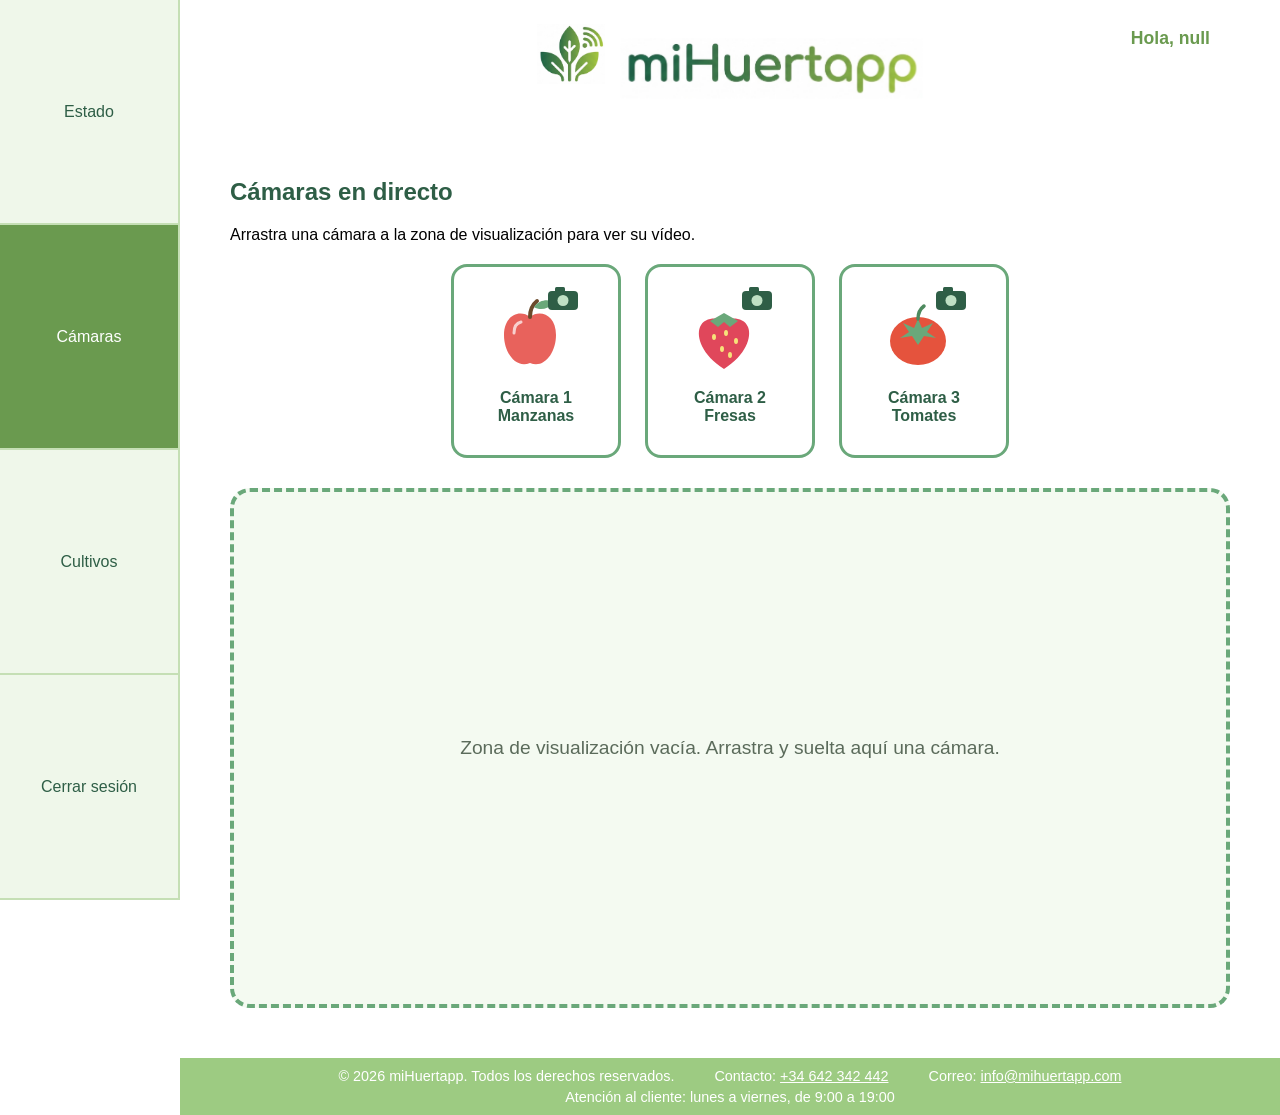
<file: Lucia/html/camaras.html>
<!DOCTYPE html>
<html lang="es">
<head>
    <meta charset="UTF-8">
    <meta name="viewport" content="width=device-width, initial-scale=1.0">
    <title>miHuertapp - Vigilancia en directo</title>
    <link rel="stylesheet" href="../../estilos.css">
    <link rel="stylesheet" href="../css/camaras.css"> <!-- Poner después del compartido para que las reglas se puedan sobreescribir -->
    <link rel="stylesheet" href="../css/aviso.css">
    <link rel="icon" href="../../img/logo_icono.jpg" type="image/jpeg"> <!-- Icono de la pestaña -->
</head>
<body>
    <nav class = "portal"> <!-- Zona de navegación para el cliente (lateral izquierda) -->
        <a href="estado.html">Estado</a> <!-- Enlace a la sección de estado del huerto --> 
        <a href="camaras.html" class="activa">Cámaras</a> <!-- class activa para marcar que es en la que está el usuario -->
        <a href ="../../Elsa/html/frutas.html">Cultivos</a> <!-- Enlace a la sección de frutas -->
        <a href="../../Belen/html/miPortal.html" id = "cerrar-sesion">Cerrar sesión</a> <!-- Enlace para volver a la zona de inicio de sesión -->
    </nav>

    <div class="contenido"> <!-- contenido se coloca a la derecha del menú -->
        <header> <!-- Cabecera común de la página -->
            <img src="../../img/logo_icono.jpg" alt=""> <!-- con alt="" se indica que es decorativa -->
            <h1><img src="../../img/logo_texto.jpg" alt="miHuertapp"></h1>
            <p id="hola" class ="saludo"></p> <!-- Está vacío porque el js lo rellena con el nombre de usuario -->
        </header>

        <main>  
            <h2>Cámaras en directo</h2>
            <p>Arrastra una cámara a la zona de visualización para ver su vídeo.</p>
            <!-- Cámaras 1, 2, y 3: elementos que se arrastran -->
            <section class = "camaras"> <!-- Contenedor de las 3 cámaras. Se colocan en fila -->
                <!-- Se declaran las cámaras. Cada una como un div de clase camara -->
                 <!-- Con draggable = true, el div se hace arrastrable -->
                <div class = "camara" id = "camara-manzanas" data-fruta = "manzanas" draggable = "true">
                    <!-- se pone draggable false para que se arrastre el div entero y no solo la imagen -->
                    <img src = "../img/camara_manzanas.svg" alt = "" draggable = "false"> 
                    <p> Cámara 1 <br> Manzanas </p> <!--Con <br> se hace un salto de línea -->
                </div>
                <div class = "camara" id = "camara-fresas" data-fruta = "fresas" draggable = "true">
                    <!-- se pone draggable false para que se arrastre el div entero y no solo la imagen -->
                    <img src = "../img/camara_fresas.svg" alt = "" draggable = "false"> 
                    <p> Cámara 2 <br> Fresas </p>
                </div>
                <div class = "camara" id = "camara-tomates" data-fruta = "tomates" draggable = "true">
                    <!-- se pone draggable false para que se arrastre el div entero y no solo la imagen -->
                    <img src = "../img/camara_tomates.svg" alt = "" draggable = "false"> 
                    <p> Cámara 3 <br> Tomates </p>
                </div>
            </section>

            <!-- Zona donde se suelta la cámara. Al principio está vacía -->
             <section id = "zona" class = "zona">
                <p> Zona de visualización vacía. Arrastra y suelta aquí una cámara. </p>
             </section>
        </main>

        <footer> <!-- Pie de página -->
            <p>&copy; 2026 miHuertapp. Todos los derechos reservados.</p>
            <p>Contacto: <a href = "tel:+34642342442">+34 642 342 442</a></p>
            <p>Correo: <a href="mailto:info@mihuertapp.com">info@mihuertapp.com</a></p>
            <p>Atención al cliente: lunes a viernes, de 9:00 a 19:00</p>
        </footer>

    </div>

    <!-- Aviso de cerrar sesión (cuando se pulsa el botón preguntar si estás seguro) -->
    <div id="aviso-cerrar" class="aviso-fondo">
        <div class="aviso-caja">
            <h2> Cerrar sesión </h2>
            <p> ¿Seguro que quieres cerrar sesión? </p>
            <div class = "aviso-botones">
                <a href = "../../Belen/html/miPortal.html" class = "aviso-si"> Sí, cerrar sesión </a>
                <button id = "aviso-no"> No, volver </button>
            </div>
        </div>
    </div>       

    <script src="../js/camaras.js"></script>
    <!-- Va al final para que cuando se ejecuta, los elementos con id ya existan. Si no, getElementById no los encontraría. -->
    
</body>
</html>
</file>
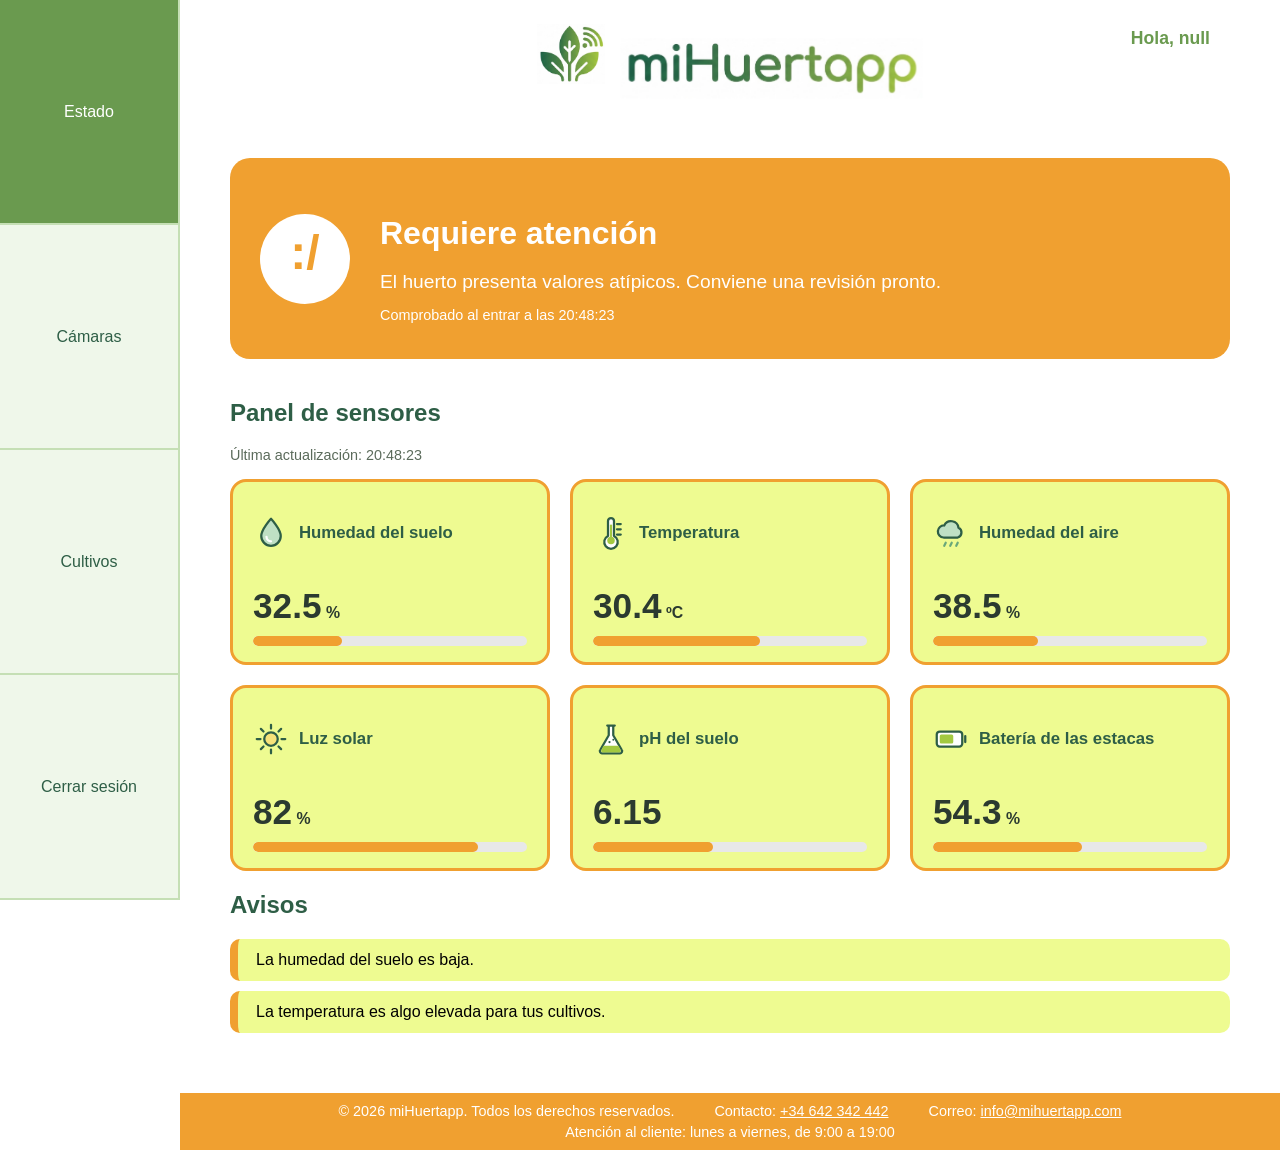
<file: Lucia/html/estado.html>
<!DOCTYPE html>
<html lang="es">
<head>
    <meta charset="UTF-8">
    <meta name="viewport" content="width=device-width, initial-scale=1.0">
    <title>miHuertapp - Estado del huerto</title>
    <link rel="stylesheet" href="../../estilos.css">
    <link rel="stylesheet" href="../css/estado.css"> <!-- Poner después del compartido para que las reglas se puedan sobreescribir -->
    <link rel="stylesheet" href="../css/aviso.css">
    <link rel="icon" href="../../img/logo_icono.jpg" type="image/jpeg">
</head>
<body>
    <nav class = "portal"> <!-- Zona de navegación para el cliente (lateral izquierda) -->
        <a href="estado.html" class="activa">Estado</a>  <!-- class activa para marcar que es en la que está el usuario -->
        <a href="camaras.html">Cámaras</a> <!-- Enlace a la sección de videovigilancia -->
        <a href ="../../Elsa/html/frutas.html">Cultivos</a> <!-- Enlace a la sección de frutas -->
        <a href="../../Belen/html/miPortal.html" id = "cerrar-sesion">Cerrar sesión</a> <!-- Enlace para volver a la zona de inicio de sesión -->
    </nav>

    <div class="contenido"> <!-- contenido se coloca a la derecha del menú -->
        <header> <!-- Cabecera común de la página -->
            <img src="../../img/logo_icono.jpg" alt=""> <!-- con alt="" se indica que es decorativa -->
            <h1><img src="../../img/logo_texto.jpg" alt="miHuertapp"></h1>
            <p id="hola" class ="saludo"></p>
        </header>

        <main>  
            <section class="muestra"> <!-- Tarjeta que muestra el estado del huerto -->
                <div id="luz" class="luz-estado"></div> <!-- Semáforo que irá cambiando con el js -->
                <div> <!-- Elementos que se dejan vacíos para rellenarlos con el js según el estado del huerto -->
                    <h2 id = "titulo-estado"></h2> <!-- Dirá si se requiere atención o no -->
                    <p id = "mensaje-estado"></p> <!-- Desarrollará el estado del huerto -->
                    <p class="comprobacion">Comprobado al entrar a las <span id="hora-entrada"></span></p> <!-- Hora a la que se muestra la comprobación -->
                </div>
            </section>

            <section> <!-- Sensores -->
                <h2>Panel de sensores</h2>
                <p class="comprobacion">Última actualización: <span id="hora-actualizacion"></span></p> <!-- span para no añadir saltos de línea ni significado semántico -->
                <div id="sensores" class="sensores"></div> <!-- Se deja vacío también porque se rellena con el js -->
            </section>

            <section> <!-- Avisos -->
                <h2>Avisos</h2>
                <ul id="avisos" class="avisos"></ul> <!-- ul es lista desordenada que se irá rellenando con el js -->
            </section>
        </main>

        <footer> <!-- Pie de página -->
            <p>&copy; 2026 miHuertapp. Todos los derechos reservados.</p>
            <p>Contacto: <a href = "tel:+34642342442">+34 642 342 442</a></p>
            <p>Correo: <a href="mailto:info@mihuertapp.com">info@mihuertapp.com</a></p>
            <p>Atención al cliente: lunes a viernes, de 9:00 a 19:00</p>
        </footer>

    </div>

    <!-- Aviso de cerrar sesión (cuando se pulsa el botón preguntar si estás seguro) -->
    <div id="aviso-cerrar" class="aviso-fondo">
        <div class="aviso-caja">
            <h2> Cerrar sesión </h2>
            <p> ¿Seguro que quieres cerrar sesión? </p>
            <div class = "aviso-botones">
                <a href = "../../Belen/html/miPortal.html" class = "aviso-si"> Sí, cerrar sesión </a>
                <button id = "aviso-no"> No, volver </button>
            </div>
        </div>
    </div>       

    <script src="../js/estado.js"></script>
    <!-- Va al final para que cuando se ejecuta, los elementos con id ya existan. Si no, getElementById no los encontraría. -->
    
</body>
</html>
</file>
<file: estilos.css>
*{
  box-sizing: border-box;
}

body {
  margin: 0;
  font-family: 'Trebuchet MS', Verdana, sans-serif; /* tipografia */
  display: flex;
}
.contenido {
  flex: 1;                  /* para que el texto de la web no se solape con la barra de navegacion */
  display: flex;            /* sus hijos (header, main, footer) pasan a ser elementos flex */
  flex-direction: column;   /* y los queremos colocados en columna, uno debajo de otro */
}

main {
  padding: 50px;   /* espacio entre el borde y su contenido */
  flex: 1;
}


header {
  display: flex;            /* icono y nombre en fila */
  justify-content: center;  
  align-items: center;      
  gap: 15px;                /* espacio entre el icono y el nombre */
  padding: 20px;            /* espacio alrededor de la cabecera */
}
header img {
  height: 60px;             
}
header h1 {
  margin: 0;                /* quita el margen que el navegador pone a los h1 por defecto */
  position: relative;       /* para poder moverlo */
  top: 18px;                 /* lo bajamos esos px */
}


h1, h2, h3, h4 {
  color: #2e5e46;  /* titulos en verde */
}


/* ---------- Enlaces ---------- */
a {
  color: #2e5e46;        /* verdes */
  transition: color 0.3s;  /* para que al pasar con el raton se vea más clarito */
}
a:hover {
  color: #6aa87a;        /* color que se ve al pasar el raton */
}


/* ---------- Barra de navegacion lateral DE LA WEB ---------- */
nav {
  width: 180px;
  height: 100vh;                       /* siempre el alto de la ventana*/
  background-color: #ffffff;
  border-right: 2px solid #c5dfb5;   /* línea a la derecha */
  display: flex;            
  flex-direction: column;              /* colocados en columna uno debajo de otro */
  
  position: sticky; /* indica como se ubica el elemento y respecto a que se mueve, tema 4 diap 5 */
    /*  static: posicionamiento normal, por defecto
        relative: se desplaza respecto a su posicion normal
        absolute: se ubica respecto a su ancestro mas cercano no static
        fixed: se queda congelado en la pantalla aunque hagas scroll
        sticky: pasa de relative a fixed al hacer scroll

        sticky: la barra se queda pegada arriba al bajar por la pagina
    */
  
  top: 0;  /* para que este pegada siempre al borde de arriba y no desaparezca */
  
  align-self: flex-start; /* alineacion de este elemento en el eje transversal de su padre flex */
    /*  stretch: se estira para ocupar todo el alto del padre, por defecto
        flex-start: pegado arriba, con su propio alto
        flex-end: pegado abajo
        center: centrado
        baseline: alineado con la linea del texto

        flex-start: si se estirara con la pagina, sticky no tendria hacia donde pegarse
    */
}
nav a {
  flex: 1;                            /* partes iguales */
  display: flex;                      /* cada enlace crece segun el alto */
  align-items: center;
  justify-content: center;                     
  text-decoration: none;               /* quita el subrayado */
  border-bottom: 2px solid #c5dfb5;  /* línea separadora entre opciones */
}
nav a:hover {
  background-color: #eff7ea;         /* se oscurece un poquito al pasar el raton */
}
nav a.activa {
  background-color: #d6ebc8;         
}

/* ---------- Barra de navegacion lateral DE INICIO ---------- */
nav.portal {
  background-color: #eff7ea;
}
nav.portal a:hover {
  background-color: #d6ebc8;
}
nav.portal a.activa {
  background-color: #6a9a4f;
  color: white;
}



/* ---------- Boton miPortal: arriba a la derecha ---------- */
.boton-portal {
  position: absolute; /* indica como se ubica un elem en la pagina y respecto a que se mueve, tema 4 diap 5 */
  /* static: posicionamiento normal, valor por defecto
     relative: se desplaza respecto a su posicion normal
     absolute: se ubica respecto a su ancestro mas cercano no static
     fixed: se queda congelado en la pantalla aunque hagas scroll
     sticky: pasa de relative a fixed al hacer scroll

     Se escoge absolute para sacar el boton de la fila flex del header (que es su ancestro con pos relative)
     Asi el logo y el nombre siguen centrados 

  */

  /* distancia al header */
  top: 20px;
  right: 20px; 

  padding: 8px 20px;                    
  background-color: #d6ebc8;          
  border: 2px solid #9cc488;          
  border-radius: 20px;                  /* esquinas redondeadas */
  text-decoration: none;                /* quita el subrayado */
  transition: background-color 0.3s;
}

.boton-portal:hover {
  background-color: #9cc488;       
  color: #ffffff;                  
}



/* ---------- Pie de página ---------- */
footer {
  padding: 10px;              
  display: flex;     
  flex-wrap: wrap;                /* si no caben (pantalla estrecha), bajan a otra linea */                 
  row-gap: 5px;                  /* separación entre filas  */
  column-gap: 40px;               /* separación entre ellos si estan en una misma fila */
  justify-content: center; 
  font-size: 0.9em;
  background-color: #9dcb82;
  color: #ffffff;               
}
footer p {
  margin: 0;                     /* quita el espacio que el navegador pone entre párrafos */
}
footer a {
  color: #ffffff;              
}
footer a:hover {
  color: #2e5e46;              
}



/* ---------- Imagenes ---------- */
img {
  max-width: 100%;  /* para que no se salga de la caja */
  height: auto;     /* mantiene la proporcion */
}

.saludo {
  font-size: 1.5em;
  font-weight: bold;
  color: #2e5e46;
  margin-bottom: 20px;
}



/* ---------- Saludo del portal (Hola, ...) ---------- */
.saludo {
  position: absolute;
  top: 10px;    
  right: 70px; 
  font-size: 1.1em;        
  color: #6a9a4f;     
     
}
</file>
<file: Elsa/css/inicio.css>
/* Estilos de la página inicio - Responsable: Elsa Blasco Novell */


/* ---------- Inicio: ¿Que es miHuertapp? ---------- */
.inicio {
    display: flex;
    align-items: center;   
    gap: 40px; 
}
.inicio h2 {
    font-size: 2.5em;      /* mas grande */
    margin-bottom: 10px;
}
.inicio p {
    font-size: 1.3em;
    color: #6a9a4f;
}
.inicio div{
    flex: 1; /* el div crece y ocupa todo el espacio hasta llegar a la imagen de la senyora */
    animation-name: subir;
    animation-duration: 2s;
    animation-timing-function: ease-out; /* al ppio va rapido y frena al final*/
}
.inicio img {
    width: 50%;
    height: 350px;
    object-fit: cover;
    border-radius: 10px;
    animation-name: deslizar;
    animation-duration: 2s;
    animation-timing-function: ease-out; /* al ppio va rapido y frena al final*/
}


/* ---------- Botones ---------- */
.boton-planes {
    display: inline-block; /* indica como se comporta la caja del elemento */
    /* flex: coloca a sus hijos en fila o columna
       block: ocupa todo el ancho y empieza en linea nueva
       inline: en linea como una palabra --> ignora width, height y margin/padding verticales
       inline-block: en linea, pero acepta width, height, margin y padding
       none: desaparece y no ocupa espacio
    */
    
    background-color: #6a9a4f; 
    color: #ffffff;            
    border-radius: 25px;      
    text-decoration: none;  
    
    padding-top: 10px;
    padding-bottom: 10px;
    padding-left: 20px;
    padding-right: 20px;
}
.boton-planes:hover {
    background-color: #2d6a4f;
    color: #ffffff;
    transform: scale(1.1);  /* al pasar el raton, el boton crece un 20% su tamanyo*/
}
.contratar {
    margin-left: 10px;
    background-color: transparent;
    color: #6a9a4f;
    border: 2px solid #6a9a4f;
}
.contratar:hover {
    background-color: #eff7ea;
    color: #6a9a4f;
    transform: scale(1.15);  
}


/* ---------- Animaciones ---------- */
@keyframes subir {
    from {
        opacity: 0;                     /* invisible */
        transform: translateY(30px);    /* 30px mas abajo de su sitio */
    }
    to {        
        opacity: 1;
        transform: translateY(0);
    }
}

@keyframes deslizar {
    from {
        opacity: 0;
        transform: translateX(50px);    /* 50px a la derecha de su sitio */
    }
    to {
        opacity: 1;
        transform: translateX(0);
    }
}

.descripcion {
    margin-top: 80px;
}

/* ---------- Cifras ---------- */
.cifras {
    display: flex;
    flex-wrap: wrap;
    gap: 20px;
    margin-top: 30px;
}
.cifras div {
    flex: 1;
    min-width: 150px;  /* si no caben bajan de fila*/
    padding: 20px;
    background-color: #eff7ea;
    border-radius: 20px;
    text-align: center;
}
.numero {
    font-size: 2.2em;
    font-weight: bold;
    color: #2d6a4f;
}
.infinito {
    transform: scale(2.5);   /* dibuja el simbolo al doble de tamaño */
    font-weight: normal;
}



/* ---------- Funcionamiento ---------- */
.funcionamiento h2 {
    margin-top: 50px;
}

.pasos {
    display: flex;
    align-items: center;
    gap: 15px;
}
.pasos div {
    flex: 1;
    padding: 20px;
    text-align: center;
    border: 2px solid #c5dfb5;
    border-radius: 20px;
}
.pasos img {
    height: 120px;
    object-fit: contain; /* como se ajusta una img o video dentro de su caja */
    /*  fill: estira o deforma la img para llenar la caja, por defecto
        contain: cabe entera sin deformarse, pero puede dejar huecos vacios
        cover: llena toda la caja recortando lo que sobre, sin deformarla
        none: mantiene su tamaño original ignorando la caja
        scale-down: elige automaticamente entre none o contain, el que la deje mas pequenya
    */
}
.pasos div:hover {
    transform: translateY(-10px);
}
.flecha {
    color: #6a9a4f;
    font-size: 2em;
}



/* ---------- Semaforo ---------- */
.semaforo {
    margin-top: 50px; 
    text-align: center;
}
.luces {
    display: flex;
    justify-content: center;
    gap: 50px;
}
.luz {
    width: 70px;
    height: 70px;
    border-radius: 50%;           /* cuadrado con esquinas al 50% = circulo */
    border: none;
    cursor: pointer;             /* ponemos que el cursor pase de flecha a manita para que el usuario sepa que puede pulsar */
    transition: transform 0.3s;  /* para que la transicion sea mas suave */
}
.luz:hover {
    transform: scale(1.1);
}
.semaforo h3 {
    margin-bottom: 10px;
}
.semaforo h4 {
    color: black;
    font-weight: normal;
}
.semaforo p {
    font-style: italic;
    font-size: 0.8em;
    margin-bottom: 30px;
}
.verde {
    background-color: #c8e6c9;
}
.ambar {
    background-color: #ffe0b2;
}
.roja {
    background-color: #ffcdd2;
}
/* Ojo!: si ponemos .verde .encendida es un elemento con clase encendida dentro de la clase ver*/
/*       si ponemos .verde.ecendida (sin espacio) buscamos un elemento con las dos clases a la vez*/
.verde.encendida {
    background-color: #4caf50;
    box-shadow: 0 0 25px #4caf50; /* desplazamiento horiz, despl verti, difuminado y color de la sombra */
}
.ambar.encendida {
    background-color: #f5a623;
    box-shadow: 0 0 25px #f5a623;
}
.roja.encendida {
    background-color: #e53935;
    box-shadow: 0 0 25px #e53935;
}
.oculto {
    display: none;
}



/* ---------- Perfiles de clientes ---------- */
.perfiles {
    margin-top: 80px;
}
.perfiles > p {            /* ponemos > para que solo afecte a los hijos que esten dentro de perfiles (no el texto de dentro de los perfiles)*/
    font-style: italic;
    font-size: 0.8em;
    margin-bottom: 30px;
}

.tarjetas-perfiles {
    display: flex;
    gap: 20px;
    align-items: flex-start; /* para que las tarjetas no se estiren*/
}
.perfil {
    flex: 1;
    border: 2px solid #c5dfb5;
    border-radius: 20px;
    cursor: pointer;
    overflow: hidden; /* para que las imagenes se redondeen tambien*/
    transition: flex 0.5s;
}
.perfil:hover {
    border-color: #6a9a4f;
}
.perfil img {
    width: 100%; /* todo el ancho de su caja*/
    height: 150px;
    object-fit: cover;
}
.perfil h3, .perfil p {
    padding-left: 20px;
    padding-right: 20px;
}
.perfil p {
    display: none;
}
.destacado {
    flex: 2; /* para que ocupe 2 veces mas que la otra */
    background-color: #eff7ea;
    cursor: default;
}
.destacado img {
    height: auto;
}
.destacado p {
    display: block;
}

.cita {
    font-style: italic;
    color: #6a9a4f;
    text-align: center;
}



/* ---------- ODS ---------- */
.ods {
    margin-top: 80px;
}
.lista-ods {
    display: flex;
    flex-wrap: wrap;
    gap: 80px;
    justify-content: center;
}
.lista-ods div {
    width: 140px;
}
.lista-ods img:hover {
    transform: scale(1.1);
}
.lista-ods p {
    font-size: 0.9em;
    text-align: center;
    color: #4caf50;
}
.ods p {
    font-style: italic;
    font-size: 0.8em;
    margin-bottom: 30px;
}
</file>
<file: Belen/css/contratar.css>
fieldset {
  border-width: 2px;
  border-style: solid;
  border-color:  #2e5e46;
  border-radius: 20px;
  padding-top: 20px;
  padding-bottom: 20px;
  padding-left: 40px;
  padding-right: 40px;
  margin-bottom: 30px;
  background-color: #f9fdf8;
}

.datosPersonales{
  box-sizing: border-box;
  display: flex;
  justify-content: space-between;
  align-items: center;
}

legend{
  color: #2e5e46;
  font-weight: bold;
  font-size: 1.5em;
}

.izq{
  width: calc(100% / 2 - 30px);
}

.der{
  width: calc(100% / 2 - 30px);
}

input[type="text"], input[type="tel"], input[type="email"], input[type="password"], textarea{
  border-width: 2px;
  border-style: solid;
  border-color:  #9dcb82;
  border-radius: 5px;
  padding: 8px;
  margin-top: 5px;
  margin-bottom: 15px;
  width: 100%;
}

input[type="text"]:hover, input[type="tel"]:hover, input[type="email"]:hover, input[type="password"]:hover, textarea:hover{
  background-color:  #edf9e6;
}

input[type="text"]:focus, input[type="tel"]:focus, input[type="email"]:focus, input[type="password"]:focus, textarea:focus{
  background-color:  #edf9e6;
}

input[type="radio"]{
  accent-color: #9dcb82;
  margin-bottom: 15px;
}

input[type="range"]{
  accent-color: #9dcb82;
  width: 100%;
  margin-bottom: 15px;
}

.boton-contratar{                    
  background-color: #edf9e6;          
  border: 2px solid #2e5e46;          
  border-radius: 15px;
  font-weight: bold;
  font-size: 1.1em;
  color: #2e5e46;
  padding: 10px;
}

.boton-volver{
  background-color: #edf9e6;          
  border: 2px solid #2e5e46;          
  border-radius: 15px;
  font-weight: bold;
  font-size: 1.1em;
  color: #2e5e46;
  padding: 10px;
  text-decoration: none;
  display: block;
  width: fit-content;
  margin-top: 80px;
  margin-left: auto;
  margin-right: auto;
}

.boton-contratar:hover, .boton-volver:hover{                    
  background-color: #2e5e46;          
  color: white;
}

.confirmacion {
  height: 100vh;
  display: flex;
  flex-direction: column;
  width: 100%;
}

.confirmacion main{
  margin: 20px;
  justify-content: center;
  align-content: center;
}

.valor{
  color: #9dcb82;
  font-weight: bold;
}

.form{
  box-sizing: border-box;
  display: flex;
  justify-content: space-between;
  align-items: flex-start;
}

.form-izq{
  width: calc(100% * 2 / 3 - 20px);
}

.resumen{
  width: calc(100% * 1 / 3 - 20px);
  position: sticky;
  top:0;
}

.field-resumen{
  background-color: #cef8b5;
}


.sub-resumen{
  color: #2e5e46;
  font-weight: bold;
  font-size: 1.2em; 
}

.descuento{
  color: #4d9370; 
}
</file>
<file: Belen/css/miPortal.css>
body{
    background-image: url("../img/fondo_tomates1.jpg"); 
    background-size: cover;
    background-position: center;
}

.miportal{
    height: 100vh;
    display: flex;
    flex-direction: column;
    width: 100%;
}

.logo{
    background-color: white;
    border-width: 2px;
    border-style: solid;
    border-color:  #9dcb82;
    border-radius: 20px;
    box-sizing: border-box;
    display: flex;
    justify-content: space-between;
    align-items: flex-start;
    width: fit-content;
    padding: 15px;
}

.miportal main{
    height: 100%;
    box-sizing: border-box;
    display: flex;
    justify-content: space-between;
    align-items: center;
}

.cuadros{
    width: calc(100%  / 2 - 60px);
    border-width: 2px;
    border-style: solid;
    border-color:  #9dcb82;
    border-radius: 20px;
    padding-top: 20px;
    padding-bottom: 20px;
    padding-left: 30px;
    padding-right: 30px;
    background-color: #f9fdf8;
    margin-left: 20px;
    margin-right: 20px;
}

.botones{
    background-color: #9dcb82;          
    border: 2px solid #9dcb82;          
    border-radius: 15px;
    font-weight: bold;
    font-size: 1.1em;
    color: white;
    padding: 10px;
    text-decoration: none;
    display: block;
    width: fit-content;
    margin-top: 15px;
    margin-left: auto;
    margin-right: auto;
    margin-bottom: 10px;
}

.botones:hover{
    background-color: #2e5e46;          
    border-color: #2e5e46;
    transform: scale(1.1);
    color: white;
}

input[type="text"], input[type="password"]{
  border-width: 2px;
  border-style: solid;
  border-color:  #9dcb82;
  border-radius: 5px;
  padding: 8px;
  margin-top: 10px;
  margin-bottom: 25px;
  width: 100%;
}

input[type="text"]:hover, input[type="password"]:hover{
  background-color:  #edf9e6;
}

input[type="text"]:focus, input[type="password"]:focus{
  background-color:  #edf9e6;
}

p{
    margin-bottom: 35px;
}
</file>
<file: Elsa/css/frutas.css>
/* Estilos de la página frutas - Responsable: Elsa Blasco Novell */

/* ---------- Filtros de arriba del todo ---------- */
.filtros {
    display: flex;
    flex-wrap: wrap;
    gap: 40px;
    justify-content: center;
    background-color: #eff7ea;
    padding: 15px;
    border-radius: 20px;

}
.filtros label {
    display: flex;
    gap: 10px;
    color: #2d6a4f;
    font-weight: bold;
}
.filtros select {
    padding: 2px;
    border-radius: 18px;
    border: 2px solid #c5dfb5;
    cursor: pointer;
}


/* ---------- Lista de cultivos ---------- */
.lista-cultivos {
    display: flex;
    flex-wrap: wrap;
    justify-content: center;
    gap: 30px;
    margin-top: 45px;

}
.cultivo { /* caja entera de cada cultivo --> foto + nombre*/
    width: 160px;
    height: 160px;
    text-align: center;
    cursor: pointer;
    text-decoration: none; /* porque es un enlace y querems quitar el subrayado */
    

}
.cultivo img {
    border-radius: 50%;
    border: 4px solid #c5dfb5;
    width: 140px;
    height: 140px;
    object-fit: contain; /* como se ajusta una img o video dentro de su caja */
    /*  fill: estira o deforma la img para llenar la caja, por defecto
        contain: cabe entera sin deformarse, pero puede dejar huecos vacios
        cover: llena toda la caja recortando lo que sobre, sin deformarla
        none: mantiene su tamaño original ignorando la caja
        scale-down: elige automaticamente entre none o contain, el que la deje mas pequenya
    */
    padding: 15px; /* espacio entre el aro y la foto */
    transition: transform 0.5s, border-color 0.5s;
}
.cultivo p{
    font-weight: bold;
    color: #2d6a4f;
    margin-top: 8px;
}
.cultivo img:hover {
    transform: scale(1.1);
    border-color: #6a9a4f;
}
</file>
<file: Lucia/css/aviso.css>
/* hoja de estilos para el aviso de cerrar sesión, se hace aparte para poder reutilizarla en el resto de páginas */

/* capa oscura que tape toda la pantalla */
.aviso-fondo{
    display: none;
    position: fixed; /* para que se quede fija respecto a la ventana */
    top: 0;
    left: 0;
    width: 100%;
    height: 100%;
    background-color: rgba(0, 0, 0, 0.5);
    align-items: center; /* centrar la caja en vertical */
    justify-content: center; /* centrar la caja en horizontal */
    z-index: 100; /* para que aparezca por encima del menú lateral */
}

.aviso-caja{
    background-color: white;
    border-radius: 20px;
    padding: 30px;
    max-width: 400px;
    text-align: center;
}

.aviso-botones{
    display: flex;
    justify-content: center; 
    gap: 16px;
    margin-top: 20px;
}

.aviso-si, #aviso-no{
    font-family: inherit;
    padding-top: 10px;
    padding-bottom: 10px;
    padding-left: 22px;
    padding-right: 22px;
    border-radius: 20px;
    border: 2px solid #6aa87a;
    cursor: pointer;
    transition: transform 0.3s;
}

.aviso-si {
    background-color: #6aa87a;
    color: white;}

#aviso-no{
    background-color: white;
    color: #2b3a30;
}

.aviso-si:hover{
    transform: scale(1.05);
    color:white;
}

#aviso-no:hover {
    transform: scale(1.05);
    color: #2b3a30;

}
</file>
<file: Francesca/css/servicios.css>
/*Hoja estilos servicios. Responsable: Francesca González Marcet*/


/* ---------- Botones ---------- */
.boton,
button {
  font-family: 'Trebuchet MS', Verdana, sans-serif;
  font-size: 1em;
  font-weight: 700;
  color: #2e5e46;
  background-color: #d6ebc8;          
  border: 2px solid #9cc488;
  border-radius: 20px;
  padding: 10px 24px;
  cursor: pointer;
  text-decoration: none;
  display: inline-block;
  transition: background-color 0.3s;
}
.boton:hover,
button:hover {
  background-color: #9cc488;       
  color: #ffffff;
}


/*---------*/
.texto{
  margin-top: 20px;
  margin-bottom: 20px;
}

.equipos {
  display: flex;
  flex-wrap: wrap;
  gap: 20px;
  align-items: flex-start;
}

.tarjeta {
  width: 30%;
  background-color: #ffffff;
  border: 2px solid #bfe0c4;
  border-radius: 20px;
  padding: 20px;
  text-align: center;
  word-wrap: break-word;
}

.tarjeta img {
  height: 250px;
  max-width: 100%;
}
</file>
<file: Francesca/css/tarifas.css>
/*Hoja estilos tarifas. Responsable: Francesca González Marcet*/


/* ---------- Botones ---------- */
.boton,
button {
  font-family: 'Trebuchet MS', Verdana, sans-serif;
  font-size: 1em;
  font-weight: 700;
  color: #2e5e46;
  background-color: #d6ebc8;          
  border: 2px solid #9cc488;
  border-radius: 20px;
  padding: 10px 24px;
  cursor: pointer;
  text-decoration: none;
  display: inline-block;
  transition: background-color 0.3s;
}
.boton:hover,
button:hover {
  background-color: #9cc488;       
  color: #ffffff;
}

.periodo{
  display: flex;
  gap: 10px;
  margin-bottom: 15px;
}

/* ---------- Tablas ---------- */
table {
  border-collapse: collapse;
  background-color: #ffffff;
  width: 100%;
}
th, td {
  border: 1px solid #bfe0c4;
  padding: 10px 14px;
  text-align: left;
}
thead th {
  background-color: #6aa87a;
  color: #ffffff;
}
#tablacomparar tbody td:nth-child(even) {
  background-color: #e4f2e2;
}
#tablaoferta tbody td:nth-child(3) {
  background-color: #e4f2e2;
}
#tablaoferta tbody td:last-child {
  background-color: #d6ebc8;
}
#tablaprecios tbody tr:nth-child(even) {
  background-color: #e4f2e2;
}
caption {
  font-weight: 700;
  color: #2e5e46;
  padding: 8px;
}
.marcador { 
  text-align: center;
  color: #6aa87a;
}
.centrado{
  text-align: center;
}
th:first-child{
  width: 40%;
}
th:nth-child(2), th:nth-child(3), th:nth-child(4){
  width: 20%;
}
.precio{
  display: center;
  text-align: center;
  color:  #2e5e46;
  font-weight: 700;
}
#filaahorro .centrado{
  color:  #2e5e46;
  font-weight: 700;
}


/* -------------------- */
#planessuscripcion{
  margin-top: 20px;
}
.condiciones{
  font-style: italic;
  font-size: small;
  padding-top: 6px;
}
.texto{
  margin-top: 20px;
  margin-bottom: 20px;
}
.tarifas {
  display: flex;
  flex-wrap: wrap;
  gap: 20px;
  margin-bottom: 20px;
  justify-content: space-evenly;
  align-items: flex-start;
}

.tarjeta {
  flex: 1;
  width: 10px;
  background-color: #ffffff;
  border: 2px solid #bfe0c4;
  border-radius: 20px;
  padding: 20px;
  transition: transform 0.3s, background-color 0.3s;
  text-align: center;
  word-wrap: break-word;
}
.tarjeta:hover {
  transform: scale(1.03);
}
.detalle{
  display: none;
  text-align: left;
  color: #2e5e46;
  word-wrap: break-word;
}
#r1,#r2,#r3,#r4,#r5,#r6,#r7,#r8{
  display: none;
  background-color: #d6ebc8; 
  padding-top: 2px;
  padding-bottom: 2px;
  padding-left: 3px;
  padding-right: 3px;
  border-radius: 5px;
}
#p1:hover,#p2:hover,#p3:hover,#p4:hover,#p5:hover,#p6:hover,#p7:hover,#p8:hover{
  background-color: #6aa87a;
  color:#ffffff;
}
</file>
<file: Lucia/css/camaras.css>
/* Estilo de las tres cámaras (iconos que se arrastran) */
.camaras{
    display: flex; /* poner los iconos de las cámaras en fila */
    flex-wrap: wrap; /* si no caben al encoger la pantalla se bajan de línea */
    justify-content: center; 
    gap: 24px; /* separación entre ellos */
    margin-top: 20px;
    margin-bottom: 30px;
}

.camara{
    width: 170px; /* fijar el ancho */
    background-color: white;
    border: 3px solid #6aa87a;
    border-radius: 16px; /* redondear las esquinas */
    padding: 14px; /* espacio interior */
    text-align: center;
    cursor: grab; /* para que salga la mano de agarrar */
    transition: transform 0.3s, background-color 0.3s; 
}

.camara:hover{
    transform: scale(1.06); /* al pasar el ratón por encima crece */
}

.camara img{ /* fijar el tamaño de la imagen dentro del icono */
    width: 96px;
    height: 96px;
}

.camara p{ /* colocar el texto del icono, ponerlo en negrita y cambiarle el color */
    margin-top: 8px;
    font-weight: bold;
    color: #2e5e46;
}

/* Estilo de la zona de visualización (donde se sueltan las cámaras) */
.zona{
    height: 520px; /* alto fijo para que la caja no crezca y el vídeo se ajuste a la caja */
    overflow: hidden; /* cortar lo que se sobresalga */
    display: flex;
    flex-direction: column; /* para que los elementos se coloquen uno debajo del otro */
    align-items: center; /* elementos centrados en horizontal */
    justify-content: center; /* elementos centrados en vertical */
    background-color: #f4faf1;
    border: 4px dashed #6aa87a; /* para que el borde sea discontinuo mientras esté vacía */
    border-radius: 20px; 
    padding: 16px;
    transition: background-color 0.3s;
}

.zona > p{ /* p's que son hijos directos de zona (texto de zona vacía) */
    color: #5b6b5b;
    font-size: 1.2em;
    margin: 0; 
}

/* Para que ponga "EN DIRECTO" encima del vídeo */
.directo{
    flex-shrink: 0; /* para que la barra no se encoja */
    display: flex; /* textos en fila */
    align-items: center; /* textos centrados */
    gap: 12px; 
    margin-bottom: 12px;
    font-weight: bold;
    color: #2e5e46;
}

.punto{ /* punto de color rojo y un poco más grande */
    color: #d9534f;
    font-size: 1.2em;
}

.hora{
    color: #5b6b5b;
    font-weight: normal; /* que la hora no salga en negrita */
}

.zona video{
    flex: 1; /* ocupa el espacio que queda debajo de la barra de directo */
    min-height: 0; /* no hay restricción (si el vídeo es más grande que la caja se encoge) */
    width: 100%; /* que ocupe todo el ancho disponible */
    max-width: 800px;
    background-color: #f4faf1; /* aparecen franjas si el vídeo no tiene la misma forma que la caja para que no se note el corte*/
    /* quitar el borde y redondear las esquinas */
    border: none; 
    border-radius: 12px;
}
</file>
<file: Lucia/css/estado.css>
body{
    transition: background-color 1s; /*Para que un cambio del color del fondo se anime tardando 1 seg*/
}

body.estado-verde {background-color: white ;} /* #d0f7ad */
body.estado-amarillo {background-color: white;} /* #fcdb60 */
body.estado-rojo {background-color: white ;} /* #fcb7ae */

body.estado-verde .muestra {background-color: #6aa87a;}
body.estado-amarillo .muestra {background-color: #f0a030;}
body.estado-rojo .muestra {background-color: #d9534f;}

body.estado-verde .sensor {
    border-color: #6aa87a;
    background-color: rgb(206, 249, 193);}
body.estado-amarillo .sensor {
    border-color: #f0a030;
    background-color: rgb(238, 251, 145);}
body.estado-rojo .sensor {
    border-color: #d9534f;
    background-color: rgb(243, 195, 195);}

body.estado-verde .barra div {background-color: #6aa87a;}
body.estado-amarillo .barra div {background-color: #f0a030;}
body.estado-rojo .barra div {background-color: #d9534f;}

body.estado-verde .avisos li {
    border-left-color: #6aa87a;
    background-color: rgb(206, 249, 193);}
body.estado-amarillo .avisos li {
    border-left-color: #f0a030;
    background-color: rgb(238, 251, 145);}
body.estado-rojo .avisos li {
    border-left-color: #d9534f;
    background-color: rgb(243, 195, 195);}

body.estado-verde footer {background-color: #6aa87a;}
body.estado-amarillo footer {background-color: #f0a030;}
body.estado-rojo footer {background-color: #d9534f;}

/* Apartado donde se muestra el estado general del huerto*/
.muestra{
    display: flex; /* Colocar el semáfoto y los textos en fila y centrados en vertical */
    align-items: center;
    gap: 30px; /* Separación de 30 px entre los hijos del contenedor */
    color: white;
    border-radius: 20px; /* Para redondear las esquinas del borde exterior */
    padding: 30px;
    margin-bottom: 40px;
    transition: background-color 1s;
}

.muestra h2{
    color: white; /* Para sobreescribir el color verde de los títulos normales y que ahora salgan en blanco */
    font-size: 2em; /* Doble del tamaño del elemento padre */
    margin-bottom: 10px;
}

.muestra p{
    margin-bottom: 6px;
    font-size: 1.2em;
}

.muestra .comprobacion{
    font-size: 0.9em;
    color: white;
}

/* Muestra de semáforo: rojo, amarillo o verde */
.luz-estado{
    width: 90px;
    height: 90px;
    flex-shrink: 0; /* nos dice cuánto puede encogerse el elemento dentro del contenedor si falta espacio, pero no queremos que se encoja, osea que ponemos 0 */
    border-radius: 50%; /* para convertir la forma en círculo */
    background-color: white;
    text-align: center;
    font-size: 3em;
    font-weight: bold; /* negrita */
    line-height: 78px; /* viene de hacer 90 -2*6 (de los bordes), para que el símbolo se quede centrado a lo largo */
}

body.estado-verde .luz-estado {color: #6aa87a;}
body.estado-amarillo .luz-estado {color: #f0a030;}
body.estado-rojo .luz-estado {color: #d9534f;}

.comprobacion{
    font-size: 0.9em;
    color: #5b6b5b;
}

/* Zona del panel de sensores */
.sensores{
    display: flex; /* colocar las tarjetas en fila */
    flex-wrap: wrap; /* Para permitir que los elementos salten a una nueva línea si no caben*/
    gap: 20px; /* separación entre las tarjetas */
    margin-top: 16px;
}

.sensor{
    /* Tres tarjetas por fila si hay sitio */
    flex-grow: 1; /* Puede crecer. Si sobra espacio en la fila se expande para que no queden huecos vacíos */
    flex-shrink: 1; /* Puede encogerse. Si falta espacio el elemento se encoge para caber */
    flex-basis: 30%; /* Tamaño inicial (respecto al contenedor) */
    min-width: 200px; /* para que no se queden muy estrechas, un mínimo */
    border-width: 3px;
    border-style: solid;
    border-radius: 16px; /* redondear el borde */
    padding-top: 16px;
    padding-bottom: 16px;
    padding-left: 20px;
    padding-right: 20px;
    transition: transform 0.3s; /* Las transformaciones de forma duran 0.3segs */
}



.sensor:hover{ /* Cuando se pasa el ratón por encima del sensor se hace un poco más grande */
    transform:scale(1.04);
}

.sensor h3 {
    display: flex; /* para poner el icono y el nombre en la fila centrado */
    align-items: center;
    gap: 10px;
    margin-bottom: 8px;
    font-size: 1.05em;
}

.sensor .icono {
    width: 36px; 
    height: 36px;
}

.sensor .valor{
    font-size: 2.2em;
    font-weight: bold; /* negrita */
    margin-bottom: 10px;
    color: #2b3a30;
}

.sensor .unidad {
    font-size: 0.45em;
    color: #2b3a30;
}

/* Barra de progreso. Con el js se va cambiando la forma de dentro */ 
/* la barra se hace como un hueco gris en la tarjeta con los bordes redondeados */
.barra{ /* Exterior de la barra */
    background-color: #e8e8e8;
    border-radius: 10px;
    height: 10px;
    overflow: hidden; /* Lo sobrante se corta para que no desborde, para que el relleno no se coma las esquinas redondeadas */
}

.barra div{ /* Interior de la barra (lo que se cambia con el js) */
    height: 100%;
    width: 0; /* Empieza vacía y el js cambia el ancho */
    border-radius: 10px;
    transition: width 1s, background-color 1s;
}

/* Avisos */
.avisos{ /* Quitar los estilos por defecto para las listas */
    list-style: none;
    padding: 0;
    margin: 0;
}

.avisos li{
    border-left-width: 8px; /* borde izquierdo grueso */
    border-left-style: solid;
    border-radius: 10px;
    padding-top: 12px;
    padding-bottom: 12px;
    padding-left: 18px;
    padding-right: 18px;
    margin-bottom: 10px;
}
</file>
